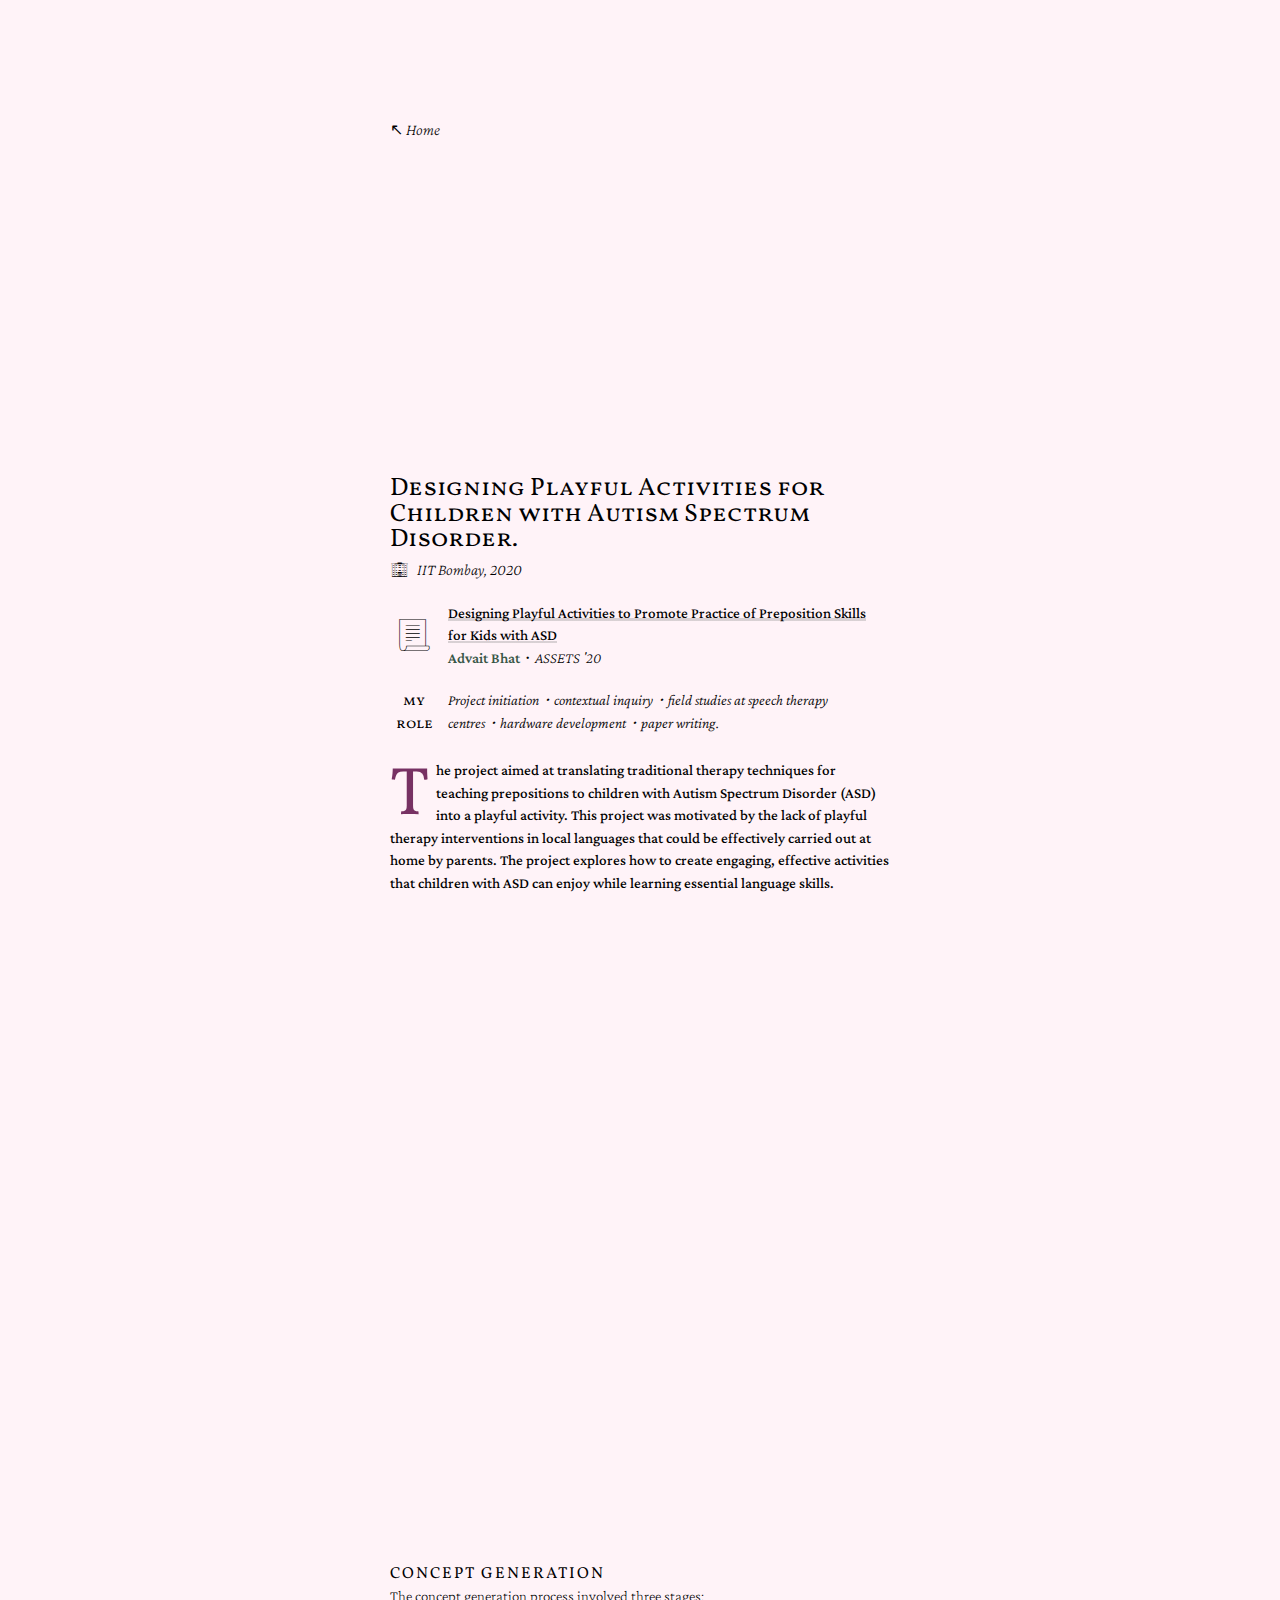
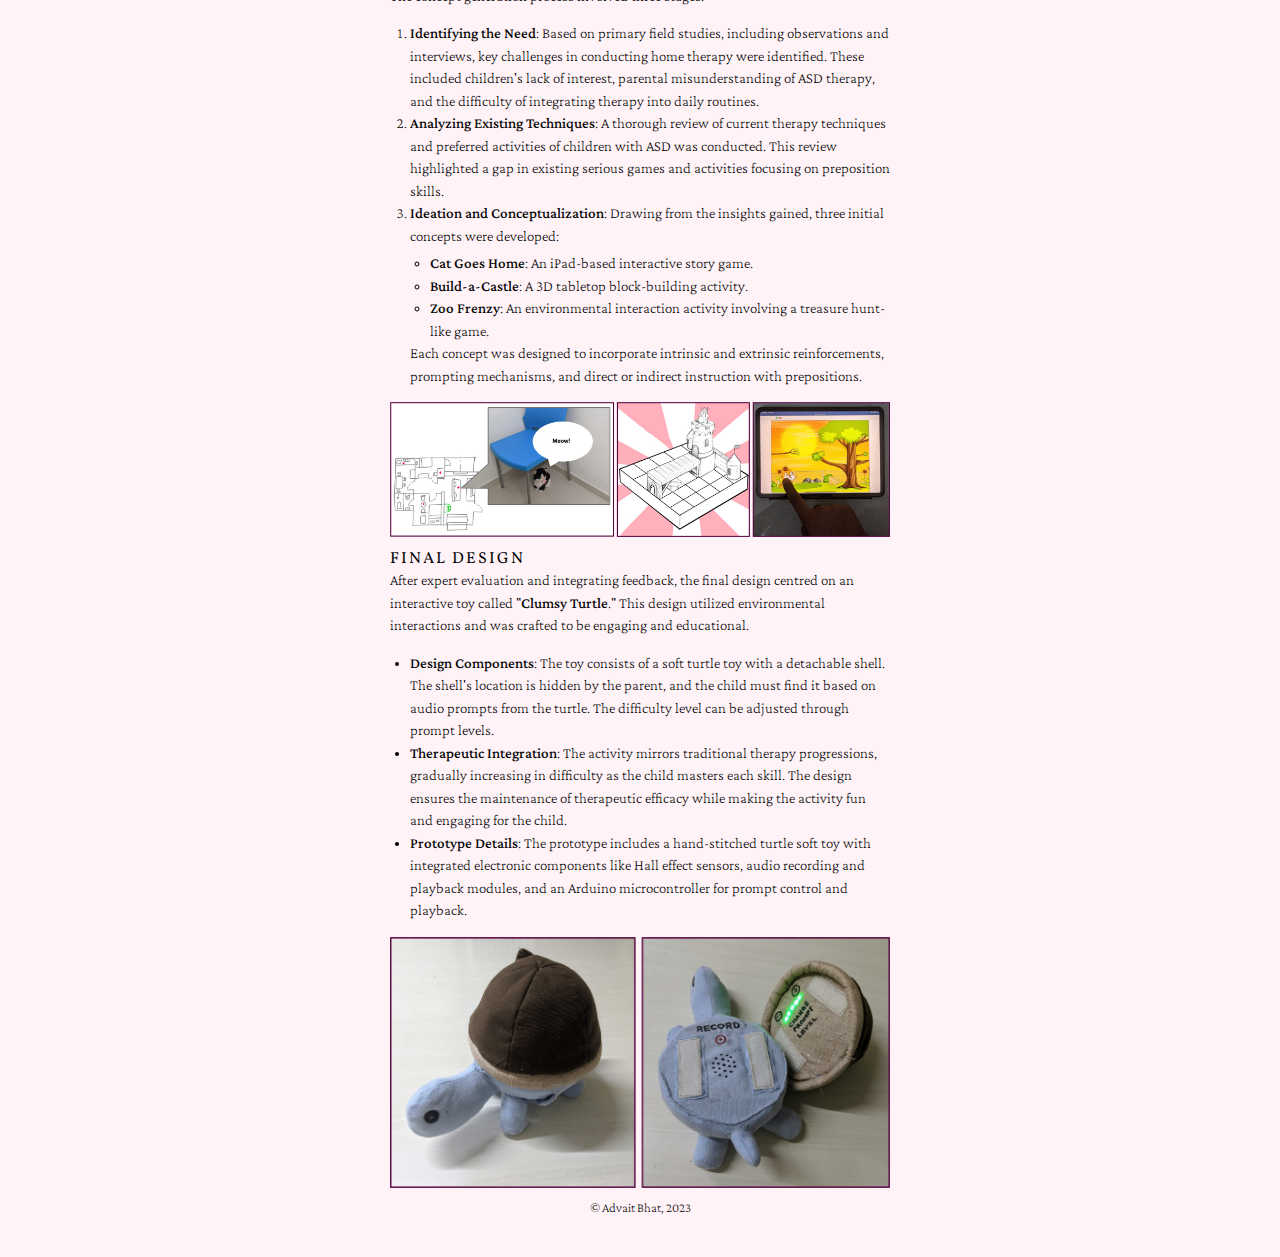
<file: asd.html>
<!DOCTYPE html>
<html lang="en">

<head>
    <meta charset="utf-8">
    <meta name="viewport" content="width=device-width, initial-scale=1">
    <title>Designing Playful Activities for Children with Autism Spectrum Disorder.</title>
    <link rel="stylesheet" type="text/css" href="style.css">
    <!-- Additional CSS links if needed -->
</head>

<body>

    <div class="row pad10">
        <div class="content text">
            <div class="title">
                <a href="index.html" class="monospace">↖ Home</a>
                <br>
                <iframe width="560" height="315" src="https://www.youtube.com/embed/Niqt1c22rss?si=A5m_QEwVslOHEan8"
                    title="YouTube video player" frameborder="0"
                    allow="accelerometer; autoplay; clipboard-write; encrypted-media; gyroscope; picture-in-picture; web-share"
                    allowfullscreen></iframe>
            </div>

            <span class="strange-light">Designing Playful Activities for Children with Autism Spectrum Disorder.</span>
            </br>
            <!-- Increase space here -->
            <span style="display: inline-block; margin-top: 5px;">
                <a style="font-family: Notoicon; padding-right: 5px;">🏢</a>
                <a href="https://www.idc.iitb.ac.in/" target="_blank" class="monospace">
                    IIT Bombay, 2020
                </a>
            </span>

        </div>
    </div>

    <div class=" content text" style="display: flex; align-items: center;">
        <div style="flex: 1; text-align: center;">
            <span style="font-family:Notoicon, Arial, Helvetica, sans-serif; font-size: 2rem;">📃</span>
        </div>
        <div style="flex: 9; padding: 10px;">
            <a class="pubLink" href="https://dl.acm.org/doi/abs/10.1145/3373625.3418004" target="_blank">Designing
                Playful Activities to Promote Practice of Preposition
                Skills for Kids with ASD</a>
            <br />
            <span class="thisauthor">Advait Bhat</span>・<em>ASSETS '20</em>
        </div>
    </div>
    <div class="content text" style="display: flex; align-items: center;">
        <div style="flex: 1; text-align: center;">
            <span class="gridTitle">my role</span>
        </div>
        <div style="flex: 9; padding: 10px; font-weight: 300">
            <em>Project initiation・contextual inquiry・field studies at speech therapy centres・hardware development・paper
                writing.</em>
        </div>
    </div>

    <!-- Overview Section -->
    <div class="row pad10">
        <div class="content text">
            <p class="has-dropcap"><strong>The project aimed at translating traditional therapy techniques for teaching
                    prepositions to children with Autism Spectrum Disorder (ASD) into a playful activity. This project
                    was motivated by the lack of playful therapy interventions in local languages that could be
                    effectively carried out at home by parents. The project explores how to create engaging, effective
                    activities that children with ASD can enjoy while learning essential language skills.</p>
            <iframe width="560" height="315" src="https://www.youtube.com/embed/-gaYnKcpl2k?si=Fl0euNTe2M9Qagya"
                title="YouTube video player" frameborder="0"
                allow="accelerometer; autoplay; clipboard-write; encrypted-media; gyroscope; picture-in-picture; web-share"
                allowfullscreen></iframe>
            <iframe width="560" height="315" src="https://www.youtube.com/embed/N-vUIuxyRpk?si=tT8ivjVdXHjoyTyR"
                title="YouTube video player" frameborder="0"
                allow="accelerometer; autoplay; clipboard-write; encrypted-media; gyroscope; picture-in-picture; web-share"
                allowfullscreen></iframe>
        </div>
    </div>

    <!-- Methodology Section -->
    <div class=" row pad10">
        <div class="content text">
            <span class="strange stretchable section">CONCEPT GENERATION</span>
            <p style=" margin-top:0px">The concept generation process involved three stages:
            <ol>
                <li><strong>Identifying the Need</strong>: Based on primary field studies, including observations and
                    interviews, key challenges in conducting home therapy were identified. These included children's
                    lack of interest, parental misunderstanding of ASD therapy, and the difficulty of integrating
                    therapy into daily routines.</li>
                <li><strong>Analyzing Existing Techniques</strong>: A thorough review of current therapy techniques and
                    preferred activities of children with ASD was conducted. This review highlighted a gap in existing
                    serious games and activities focusing on preposition skills.</li>
                <li><strong>Ideation and Conceptualization</strong>: Drawing from the insights gained, three initial
                    concepts were developed:
                    <ul>
                        <li><strong>Cat Goes Home</strong>: An iPad-based interactive story game.</li>
                        <li><strong>Build-a-Castle</strong>: A 3D tabletop block-building activity.</li>
                        <li><strong>Zoo Frenzy</strong>: An environmental interaction activity involving a treasure
                            hunt-like game.</li>
                    </ul>
                    Each concept was designed to incorporate intrinsic and extrinsic reinforcements, prompting
                    mechanisms, and direct or indirect instruction with prepositions.

                </li>
            </ol>

            </p>
            <img src="img/asdconcepts.png" class="projectImage" style="border: 0px">
        </div>
    </div>

    <!-- Results Section -->
    <div class=" row pad10">
        <div class="content text"">
            <span class=" strange stretchable section">FINAL DESIGN</span>
            <p style=" margin-top:0px">After expert evaluation and integrating feedback, the final design centred on an
                interactive toy called "<strong>Clumsy Turtle</strong>." This design utilized environmental interactions
                and was crafted to be engaging and educational.
            <ul>
                <li><strong>Design Components</strong>: The toy consists of a soft turtle toy with a detachable shell.
                    The shell's location is hidden by the parent, and the child must find it based on audio prompts from
                    the turtle. The difficulty level can be adjusted through prompt levels.</li>
                <li><strong>Therapeutic Integration</strong>: The activity mirrors traditional therapy progressions,
                    gradually increasing in difficulty as the child masters each skill. The design ensures the
                    maintenance of therapeutic efficacy while making the activity fun and engaging for the child.</li>
                <li><strong>Prototype Details</strong>: The prototype includes a hand-stitched turtle soft toy with
                    integrated electronic components like Hall effect sensors, audio recording and playback modules, and
                    an Arduino microcontroller for prompt control and playback.</li>
            </ul>

            </p>
            <img src="img/aasddesign.png" class="projectImage" style="border: 0px">
        </div>
    </div>
    <div class="row">
        <a class="content text" id="attr">
            © Advait Bhat, 2023
    </div>

</body>

</html>
</file>
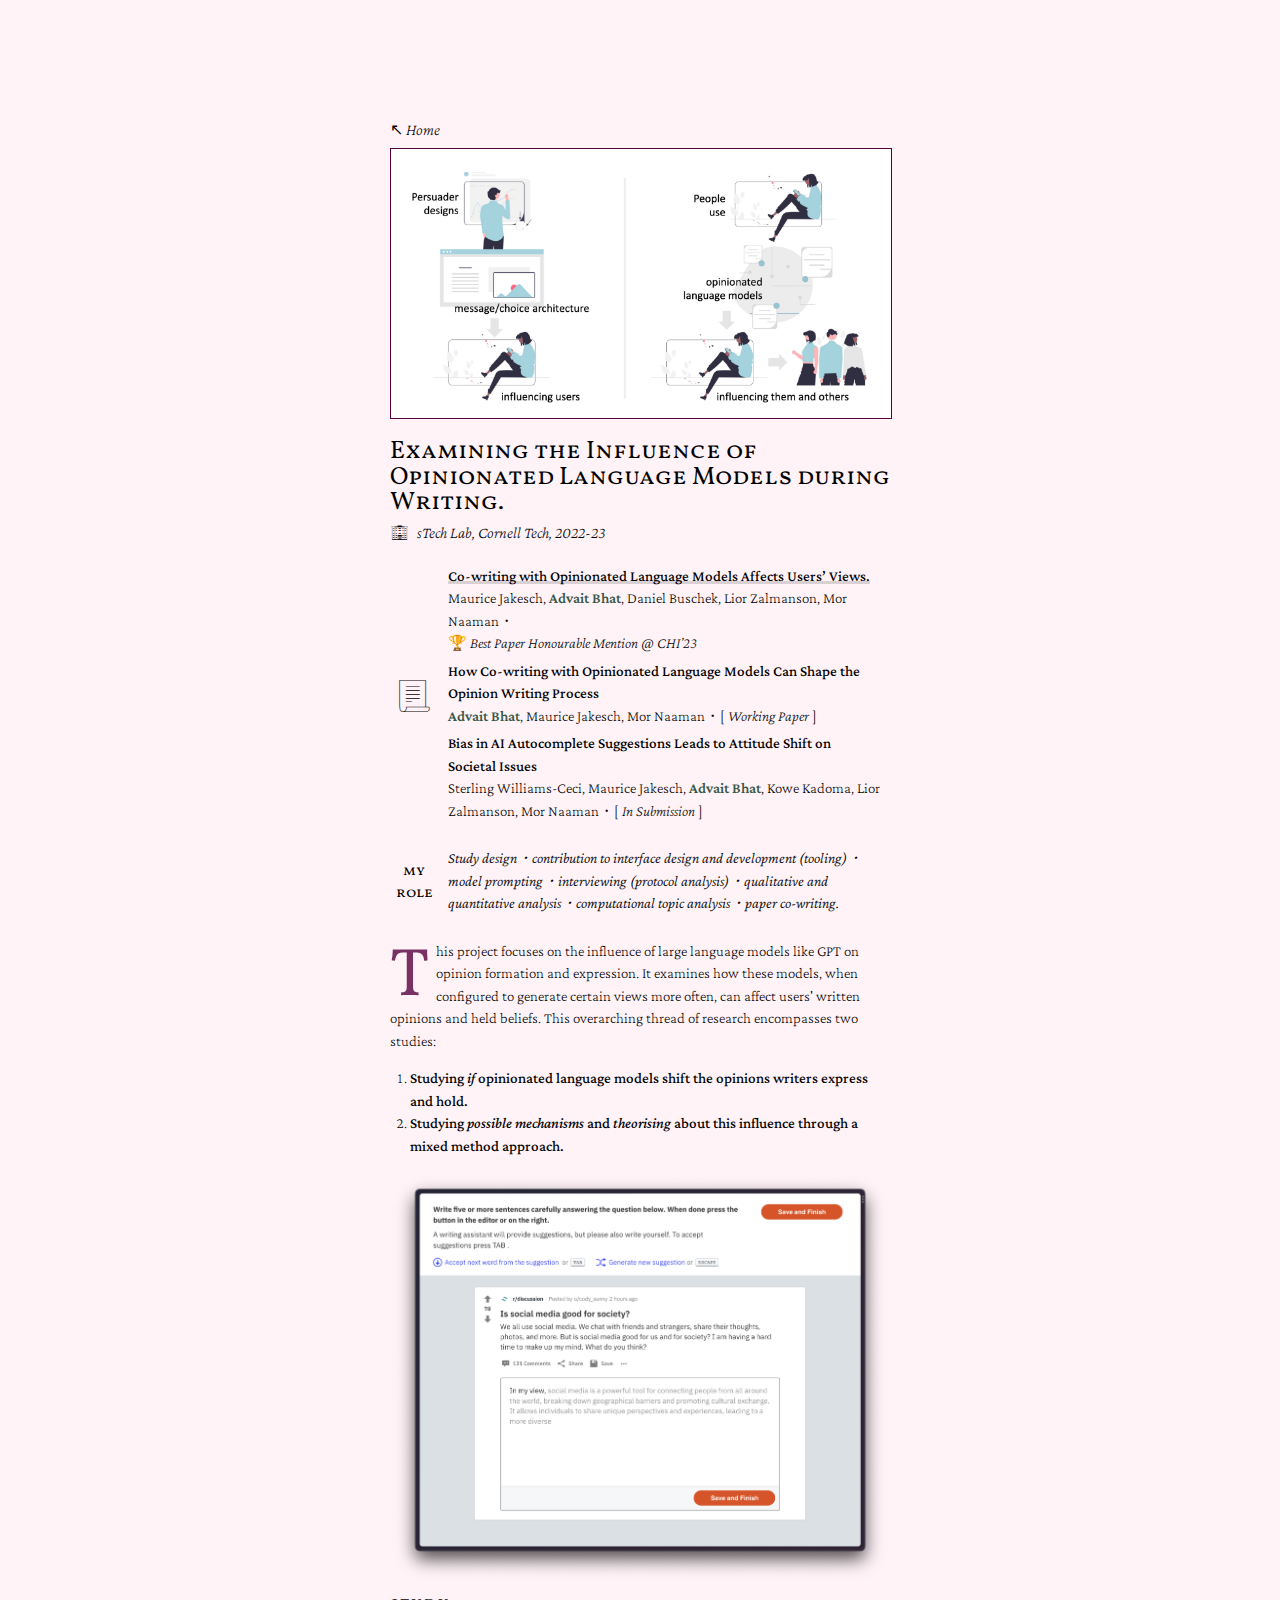
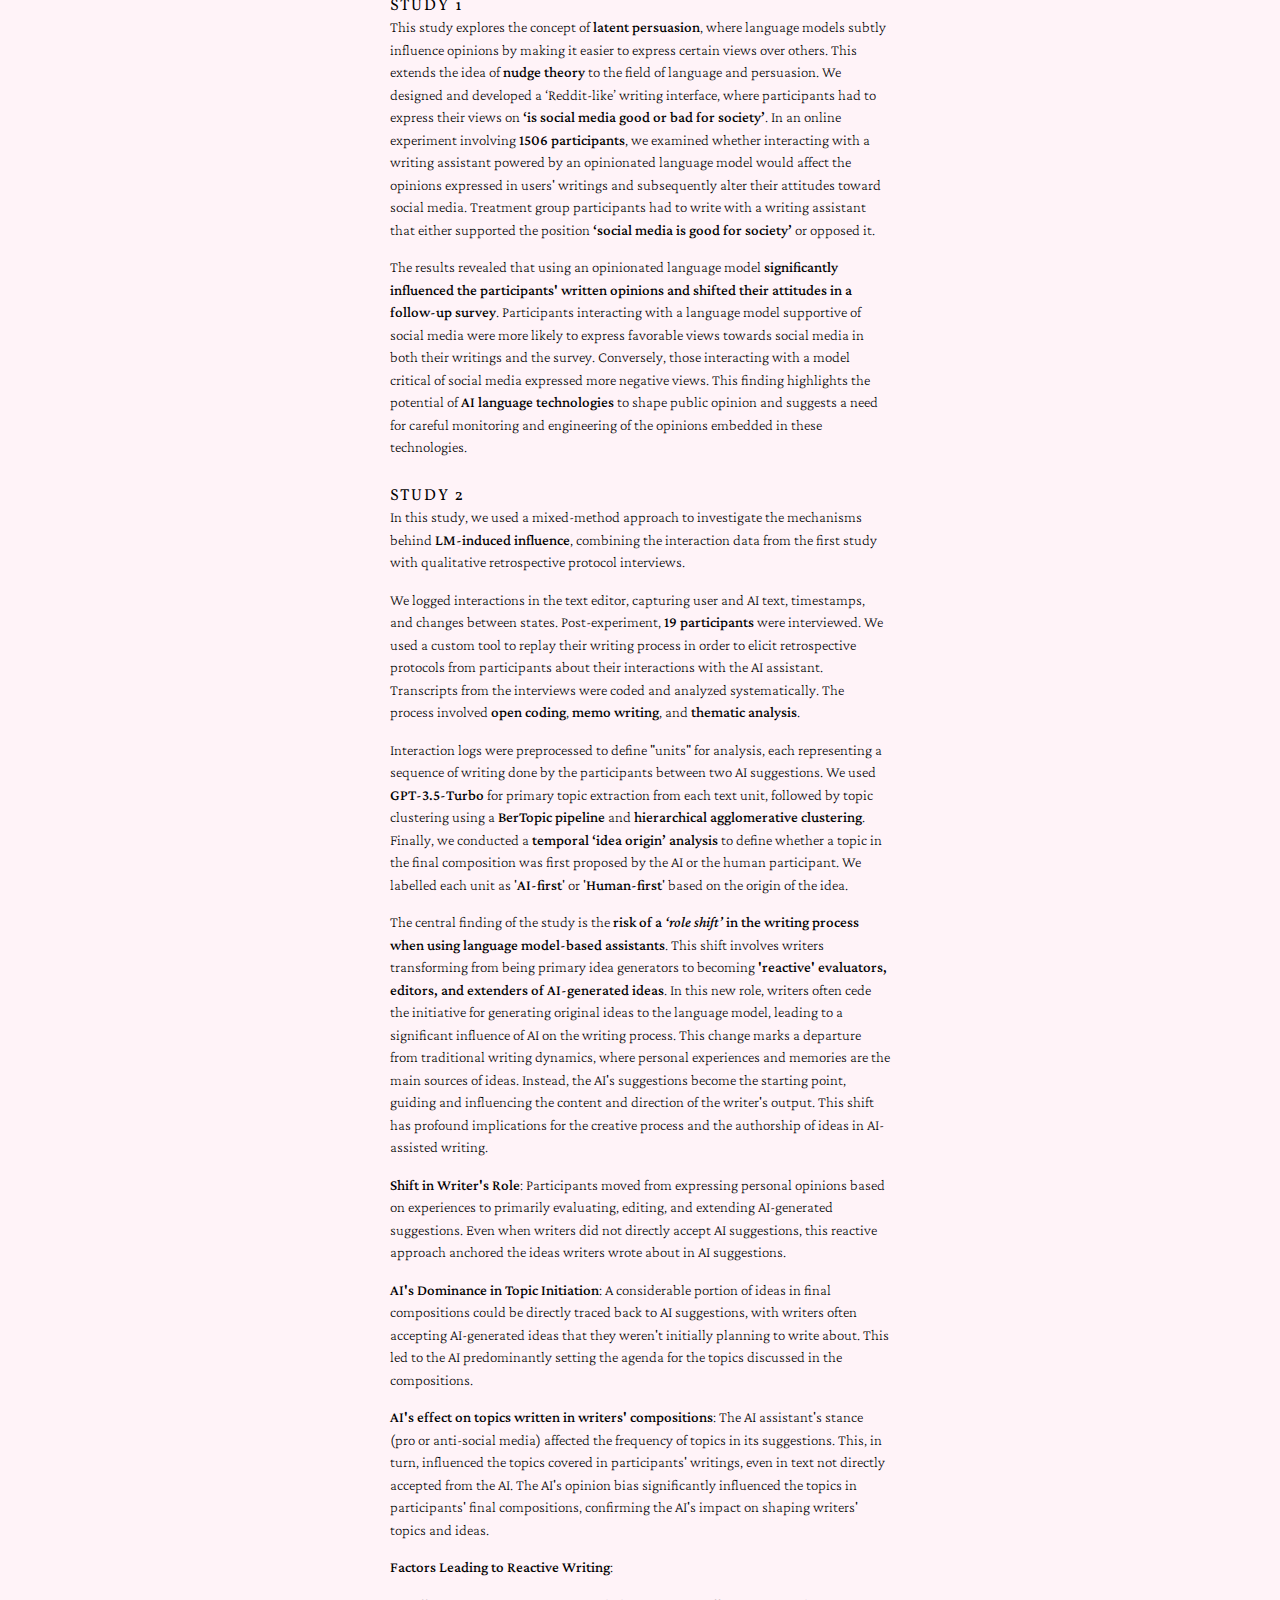
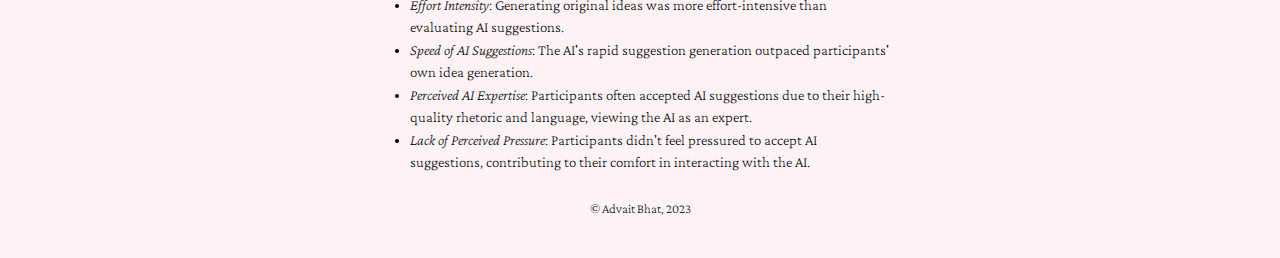
<file: cowritingAI.html>
<!DOCTYPE html>
<html lang="en">

<head>
    <meta charset="utf-8">
    <meta name="viewport" content="width=device-width, initial-scale=1">
    <title>Examining the Influence of Opinionated Language Models during Writing.</title>
    <link rel="stylesheet" type="text/css" href="style.css">
    <!-- Additional CSS links if needed -->
</head>

<body>

    <div class="row pad10">
        <div class="content text">
            <div class="title">
                <a href="index.html" class="monospace">↖ Home</a>
                <br>
                <img src="img/chischema.png" alt="Payment distribution at the end of the study"
                    class="projectImage projectHeaderImage">
            </div>

            <span class="strange-light">Examining the Influence of Opinionated Language Models during Writing.</span>
            </br>
            <!-- Increase space here -->
            <span style="display: inline-block; margin-top: 5px;">
                <a style="font-family: Notoicon; padding-right: 5px;">🏢</a>
                <a href="https://s.tech.cornell.edu/" target="_blank" class="monospace">
                    sTech Lab, Cornell Tech, 2022-23
                </a>
            </span>

        </div>
    </div>

    <div class=" content text" style="display: flex; align-items: center;">
        <div style="flex: 1; text-align: center;">
            <span style="font-family:Notoicon, Arial, Helvetica, sans-serif; font-size: 2rem;">📃</span>
        </div>
        <div style="flex: 9; padding: 10px;">
            <a class="pubLink" href="https://dl.acm.org/doi/abs/10.1145/3544548.3581196" target="_blank">Co-writing
                with Opinionated Language Models Affects Users’
                Views.</a>
            <br />
            <p style="margin-top:0px; margin-bottom:5px;">Maurice Jakesch, <span class="thisauthor">Advait Bhat</span>,
                Daniel
                Buschek, Lior Zalmanson, Mor Naaman・</br>🏆
                <em>Best Paper Honourable Mention @ CHI’23</em>
            </p>

            <strong>How Co-writing with Opinionated Language Models Can Shape the
                Opinion Writing Process</strong>
            <br />
            <p style="margin-top:0px; margin-bottom:5px;"><span class="thisauthor">Advait Bhat</span>, Maurice Jakesch,
                Mor
                Naaman・[ <em>Working Paper</em> ]
            </p>

            <strong>Bias in AI Autocomplete Suggestions Leads to Attitude Shift on
                Societal Issues</strong>
            <br />
            <p style="margin-top:0px; margin-bottom:5px;">Sterling Williams-Ceci, Maurice Jakesch,
                <span class="thisauthor">Advait Bhat</span>, Kowe Kadoma, Lior
                Zalmanson, Mor Naaman・[ <em>In Submission</em> ]
            </p>
        </div>
    </div>
    <div class="content text" style="display: flex; align-items: center;">
        <div style="flex: 1; text-align: center;">
            <span class="gridTitle">my role</span>
        </div>
        <div style="flex: 9; padding: 10px; font-weight: 300">
            <em>Study design・contribution to interface design and development (tooling)・model
                prompting・interviewing (protocol analysis)・qualitative and quantitative analysis・computational topic
                analysis・paper co-writing.</em>
        </div>
    </div>

    <!-- Overview Section -->
    <div class="row pad10">
        <div class="content text">
            <p class="has-dropcap">This project focuses on the influence of large language models like GPT on opinion
                formation and
                expression. It examines how these models, when configured to generate certain views more often, can
                affect users' written opinions and held beliefs. This overarching thread of research encompasses two
                studies:</p>

            <ol>
                <li><strong>Studying <em>if</em> opinionated language models shift the opinions writers express and
                        hold.</strong></li>
                <li><strong>Studying <em>possible mechanisms</em> and <em>theorising</em> about this influence through a
                        mixed
                        method approach.</strong></li>
            </ol>
            <img src="img/interfacechi.png" alt="Payment distribution at the end of the study" class="projectImage"
                style="border: 0px">
        </div>
    </div>


    <!-- study 1 Section -->
    <div class=" row pad10">
        <div class="content text">
            <span class="strange stretchable section">STUDY 1</span>
            <p style=" margin-top:0px">This study explores the concept of <strong>latent persuasion</strong>, where
                language models subtly influence opinions by making it easier to express certain views over others. This
                extends the idea of <strong>nudge theory</strong> to the field of language and persuasion. We designed
                and developed a
                ‘Reddit-like’ writing interface, where participants had to express their views on <strong>‘is social
                    media good
                    or bad for society’</strong>. In an online experiment involving <strong>1506 participants</strong>,
                we examined whether
                interacting with a writing assistant powered by an opinionated language model would affect the opinions
                expressed in users' writings and subsequently alter their attitudes toward social media. Treatment group
                participants had to write with a writing assistant that either supported the position <strong>‘social
                    media is
                    good for society’</strong> or opposed it.</p>

            <p>The results revealed that using an opinionated language model <strong>significantly influenced the
                    participants'
                    written opinions and shifted their attitudes in a follow-up survey</strong>. Participants
                interacting with a
                language model supportive of social media were more likely to express favorable views towards social
                media in both their writings and the survey. Conversely, those interacting with a model critical of
                social media expressed more negative views. This finding highlights the potential of <strong>AI language
                    technologies</strong> to shape public opinion and suggests a need for careful monitoring and
                engineering of the
                opinions embedded in these technologies.</p>

        </div>
    </div>
    <!-- Results Section -->
    <div class=" row pad10">
        <div class="content text"">
            <span class=" strange stretchable section">STUDY 2</span>
            <p style=" margin-top:0px">In this study, we used a mixed-method approach to investigate the mechanisms
                behind <strong>LM-induced influence</strong>, combining the interaction data from the first study with
                qualitative
                retrospective protocol interviews.</p>

            <p>We logged interactions in the text editor, capturing user and AI text, timestamps, and changes between
                states. Post-experiment, <strong>19 participants</strong> were interviewed. We used a custom tool to
                replay their writing
                process in order to elicit retrospective protocols from participants about their interactions with the
                AI assistant. Transcripts from the interviews were coded and analyzed systematically. The process
                involved <strong>open coding</strong>, <strong>memo writing</strong>, and <strong>thematic
                    analysis</strong>.</p>

            <p>Interaction logs were preprocessed to define "units" for analysis, each representing a sequence of
                writing done by the participants between two AI suggestions. We used <strong>GPT-3.5-Turbo</strong> for
                primary topic
                extraction from each text unit, followed by topic clustering using a <strong>BerTopic pipeline</strong>
                and <strong>hierarchical
                    agglomerative clustering</strong>. Finally, we conducted a <strong>temporal ‘idea origin’
                    analysis</strong> to define whether a
                topic in the final composition was first proposed by the AI or the human participant. We labelled each
                unit as '<strong>AI-first</strong>' or '<strong>Human-first</strong>' based on the origin of the idea.
            </p>

            <p>The central finding of the study is the <strong>risk of a <em>‘role shift’</em> in the writing
                    process when using language
                    model-based assistants</strong>. This shift involves writers transforming from being primary idea
                generators to
                becoming <strong>'reactive' evaluators, editors, and extenders of AI-generated ideas</strong>. In this
                new role, writers
                often cede the initiative for generating original ideas to the language model, leading to a significant
                influence of AI on the writing process. This change marks a departure from traditional writing dynamics,
                where personal experiences and memories are the main sources of ideas. Instead, the AI's suggestions
                become the starting point, guiding and influencing the content and direction of the writer's output.
                This shift has profound implications for the creative process and the authorship of ideas in AI-assisted
                writing.</p>

            <p><strong>Shift in Writer's Role</strong>: Participants moved from expressing personal opinions based on
                experiences to primarily evaluating, editing, and extending AI-generated suggestions. Even when writers
                did not directly accept AI suggestions, this reactive approach anchored the ideas writers wrote about in
                AI suggestions.</p>

            <p><strong>AI's Dominance in Topic Initiation</strong>: A considerable portion of ideas in final
                compositions could be directly traced back to AI suggestions, with writers often accepting AI-generated
                ideas that they weren't initially planning to write about. This led to the AI predominantly setting the
                agenda for the topics discussed in the compositions.</p>

            <p><strong>AI's effect on topics written in writers' compositions</strong>: The AI assistant's stance (pro
                or anti-social media) affected the frequency of topics in its suggestions. This, in turn, influenced the
                topics covered in participants' writings, even in text not directly accepted from the AI. The AI's
                opinion bias significantly influenced the topics in participants' final compositions, confirming the
                AI's impact on shaping writers' topics and ideas.</p>

            <p><strong>Factors Leading to Reactive Writing</strong>:</p>

            <ul>
                <li><em>Effort Intensity</em>: Generating original ideas was more effort-intensive than evaluating AI
                    suggestions.</li>
                <li><em>Speed of AI Suggestions</em>: The AI's rapid suggestion generation outpaced participants' own
                    idea generation.</li>
                <li><em>Perceived AI Expertise</em>: Participants often accepted AI suggestions due to their
                    high-quality rhetoric and language, viewing the AI as an expert.</li>
                <li><em>Lack of Perceived Pressure</em>: Participants didn't feel pressured to accept AI suggestions,
                    contributing to their comfort in interacting with the AI.</li>
            </ul>

        </div>
    </div>
    <div class="row">
        <a class="content text" id="attr">
            © Advait Bhat, 2023
    </div>

</body>

</html>
</file>
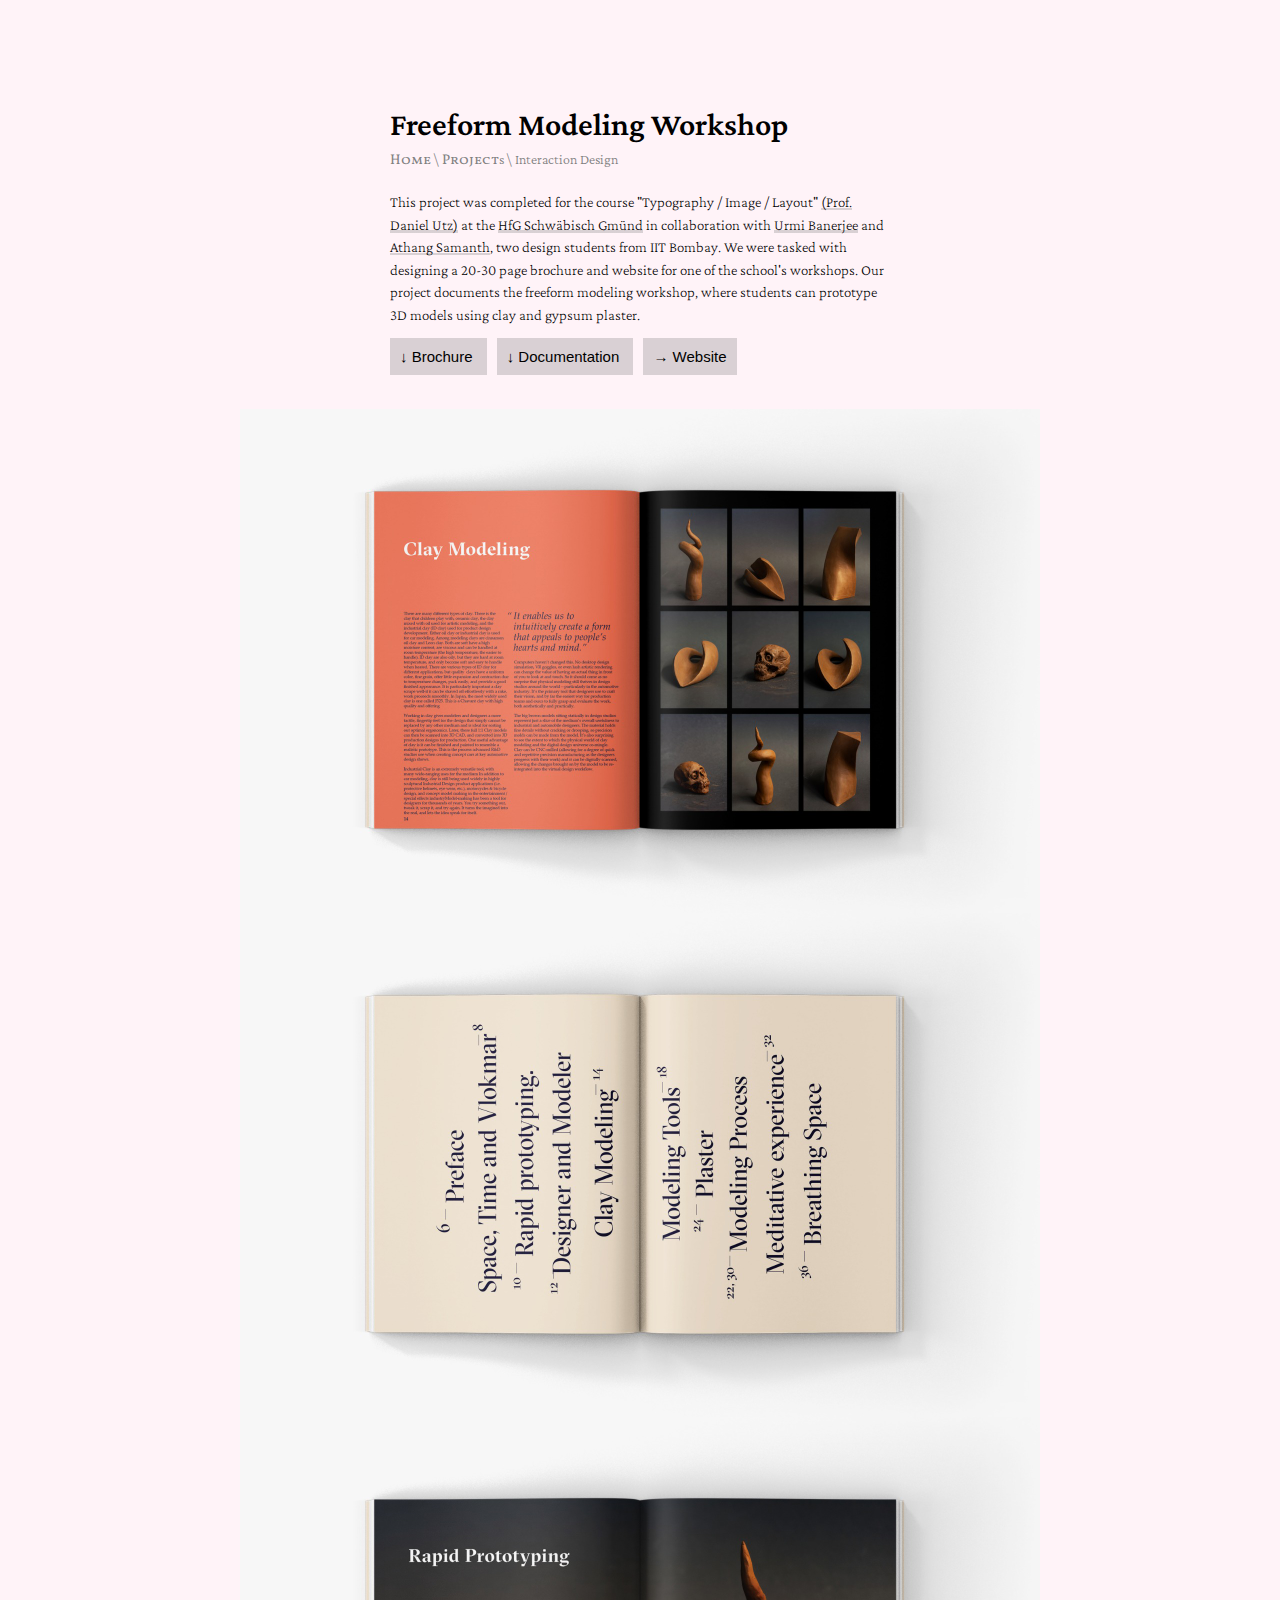
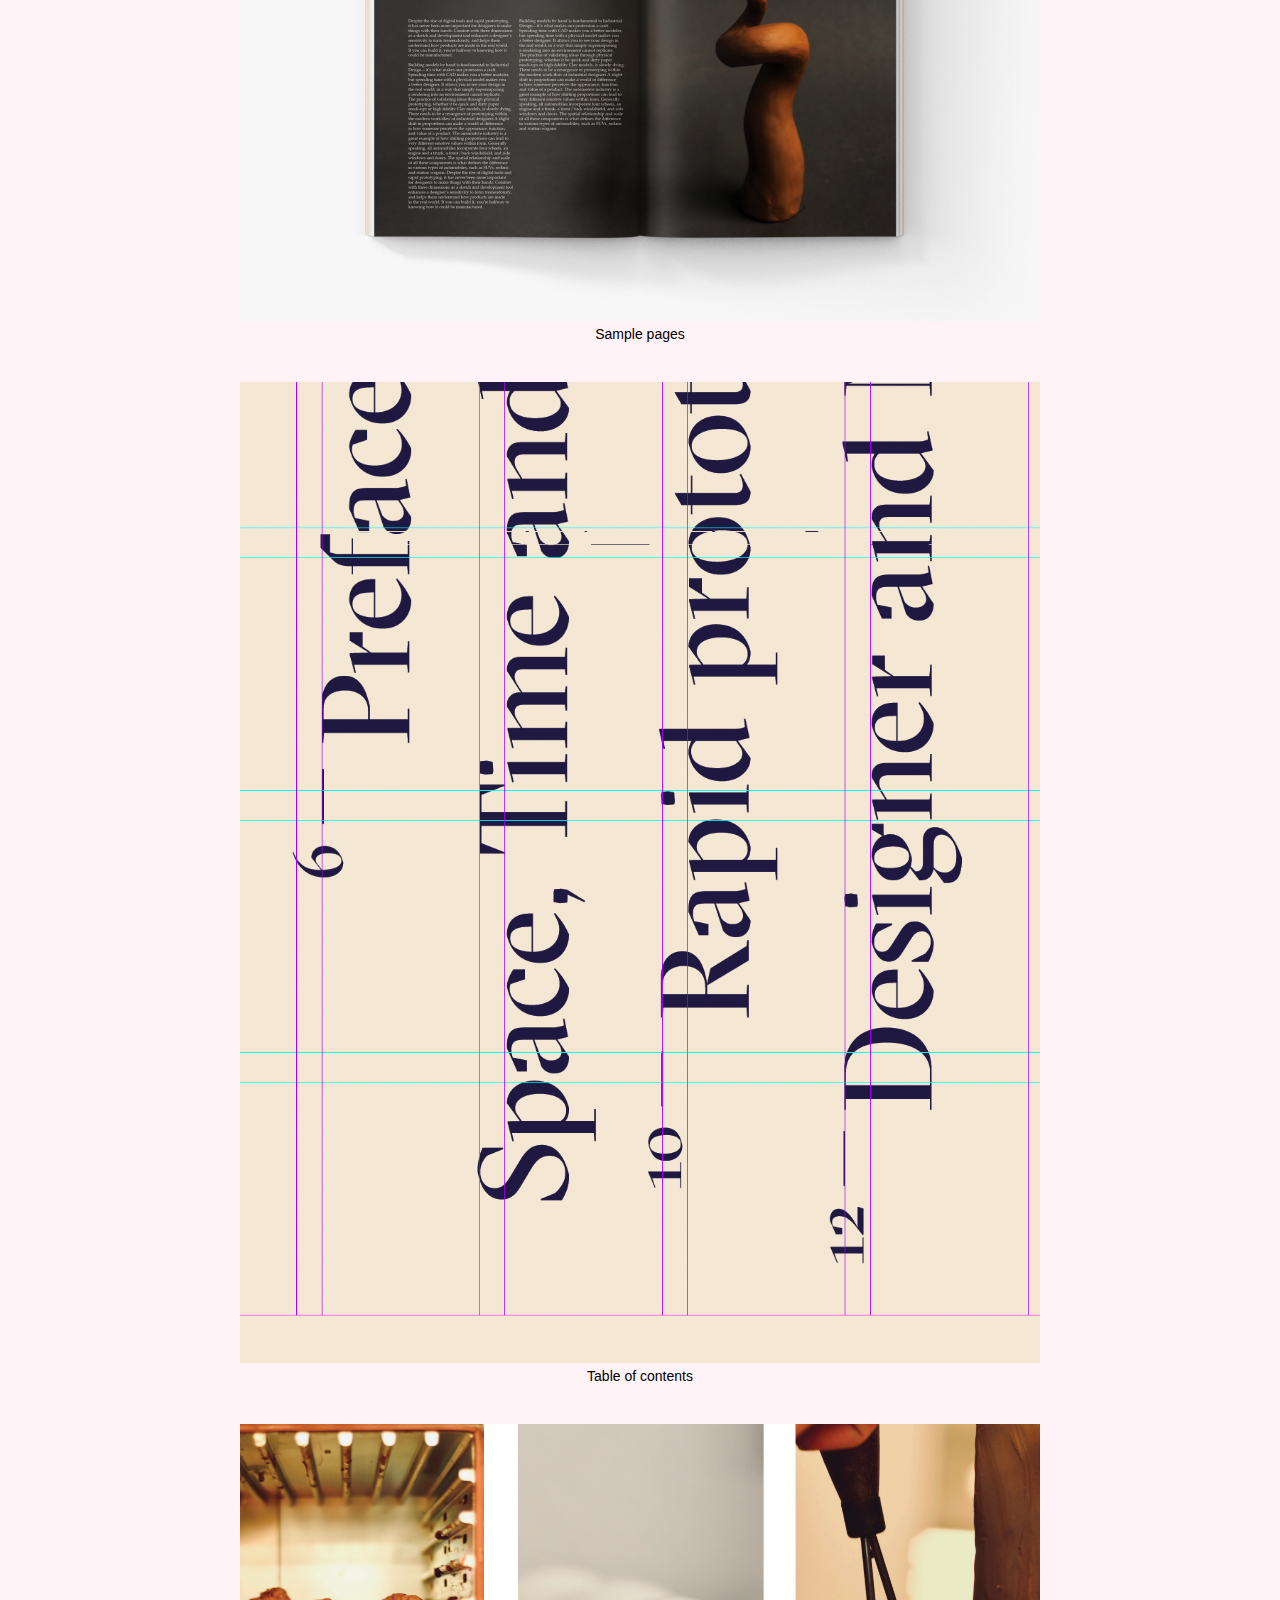
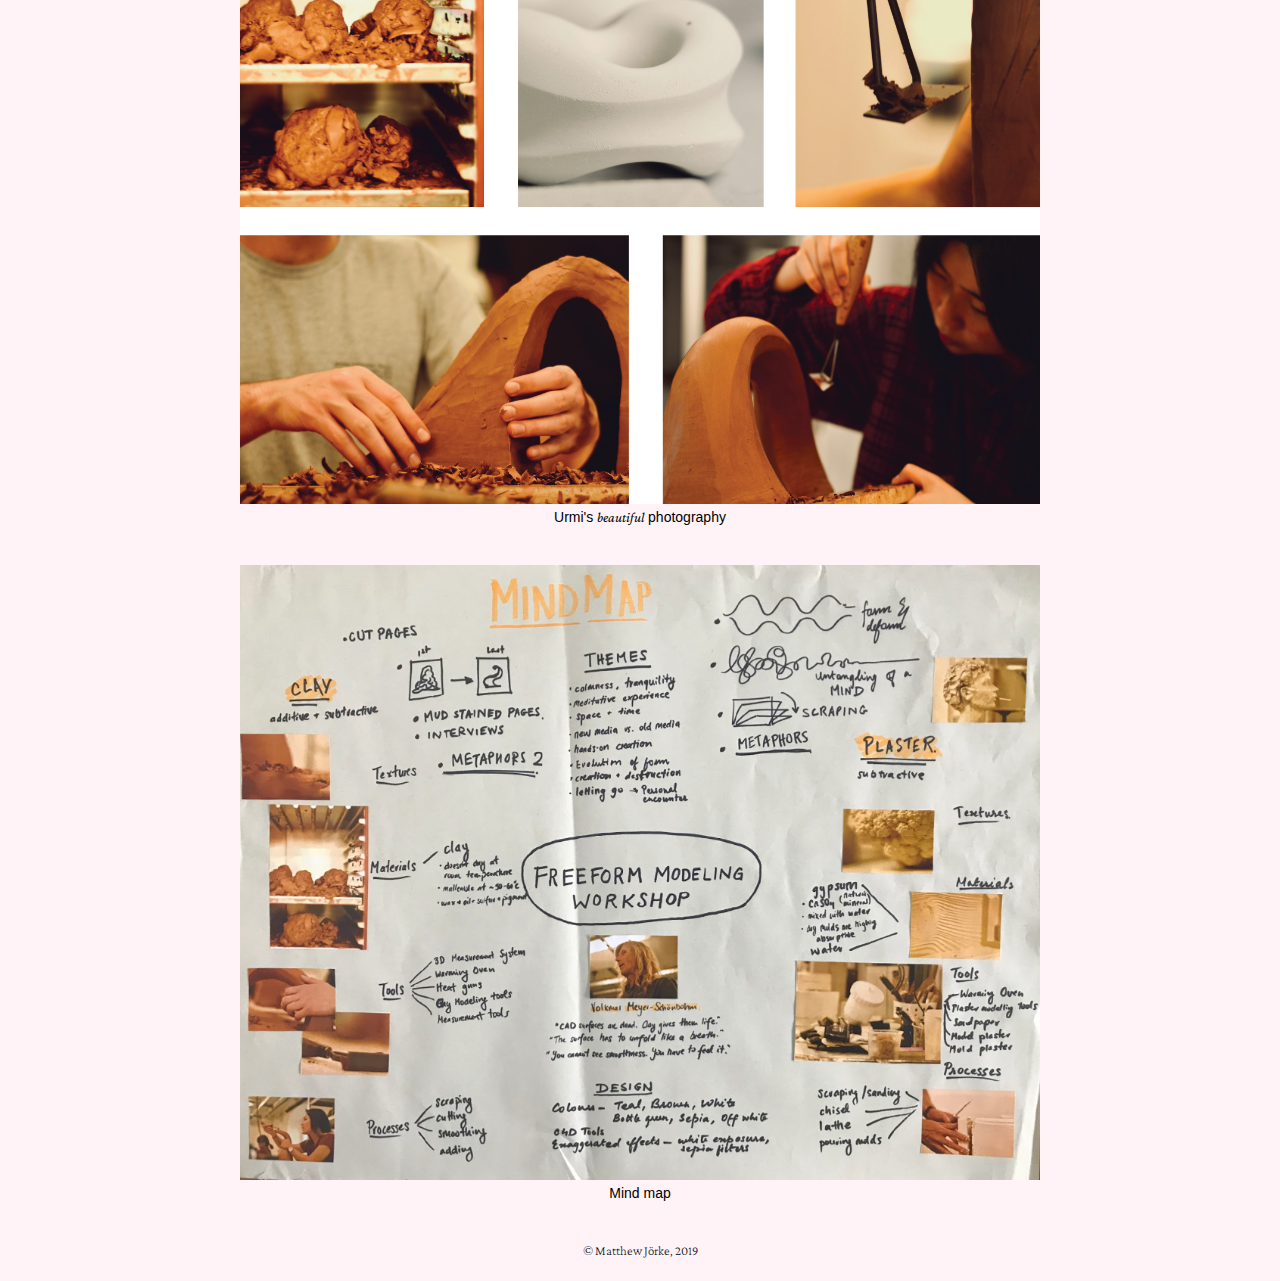
<file: freeform-modeling.html>
<!DOCTYPE html>
<html lang="en">
<head>
	<meta charset='utf8'>
	<meta name="viewport" content="width=560, target-densitydpi=high-dpi" />
	<link rel="stylesheet" type="text/css" href="style.css">
	<meta name="viewport" content="width=device-width, initial-scale=1">
	<title>Matthew Jörke – Freeform Modeling Workshop</title>
	<link href="https://fonts.googleapis.com/css?family=IBM+Plex+Mono:300,300i&display=swap" rel="stylesheet">
	</script>
	<script type="text/javascript" 
			src="js/macy.min.js">
	</script>
	<script type="text/javascript" src='js/content.js' defer></script>
</head>
<body>

	<div class='row'>
		<div class='content text'>
			<div class='title'>
				<span class='sans'>
					Freeform Modeling Workshop
				</span>
			</div>
		</div>
	</div>

	<div class='row pad20'>
		<div class='content text navbar'>
			<a href='index.html'>
				<span class='strange-light stretchable nav'>H<span class='var'>o</span>me</span>
			</a>
			\
			<a href='index.html#grid'>
				<span class='strange-light stretchable nav'>Pr<span class='var'>o</span>ject<span class='sans-light'>s</span></span>
			</a>
			\
			<span class='sans-light stretchable nav'>Interaction Design</span>
		</div>
	</div>
	
	
	<div class="row pad20">
		<div class='content text'>
			This project was completed for the course "Typography / Image / Layout"
			<a class='bodyLink' href="http://danielutz.de/">(Prof. Daniel Utz)</a> at the 
			<a class='bodyLink' href="https://www.hfg-gmuend.de">HfG Schwäbisch Gmünd</a> in collaboration with 
			<a class='bodyLink' href="https://www.behance.net/UrmiBanerjee">Urmi Banerjee</a> and 
			<a class='bodyLink' href="https://www.behance.net/athangsamant">Athang Samanth</a>, two design students from IIT Bombay. We were tasked with designing a 20-30 page brochure and website for one of the school's workshops. Our project documents the freeform modeling workshop, where students can prototype 3D models using clay and gypsum plaster. 
		</div>
	</div>
	<div class='row pad60'>
		<div class='content text'>
			<a href='files/Freeform_Modelling_Workshop_Brochure_Final.pdf'>
				<span class='downloadBox'>
					↓ Brochure
				</span>
			</a>
			<a href='files/documentation.pdf'>
				<span class='downloadBox'>
					↓ Documentation
				</span>
			</a>
			<a href='https://mjoerke.github.io/Freeform-Modeling/'>
				<span class='downloadBox'>
					→  Website
				</span>
			</a>
		</div>
	</div>
	<div class='row pad40'>
		<div class='content img'>
			<img src='img/freeform/sample_pg0.jpg'>
			<img src='img/freeform/sample_pg1.jpg'>
			<img src='img/freeform/sample_pg2.jpg'>
			<div class='caption'>
				Sample pages
			</div>
		</div>
	</div>

	<div class='row pad40'>
		<div class='content img'>
			<img src='img/freeform/raster.png'>
			<div class='caption'>
				Table of contents
			</div>
		</div>
	</div>

	<div class='row pad40'>
		<div class='content img'>
			<img src='img/freeform/photography.png'>
			<div class='caption'>
				Urmi's <em>beautiful</em> photography
			</div>
		</div>
	</div>

	<div class='row pad40'>
		<div class='content img'>
			<img src='img/freeform/mindmap.png'>
			<div class='caption'>
				Mind map
			</div>
		</div>
	</div>

	<div class='row'>
		<div class='content text' id='attr'>
			© Matthew Jörke, 2019
		</div>
	</div>
</body>
</html>
</file>
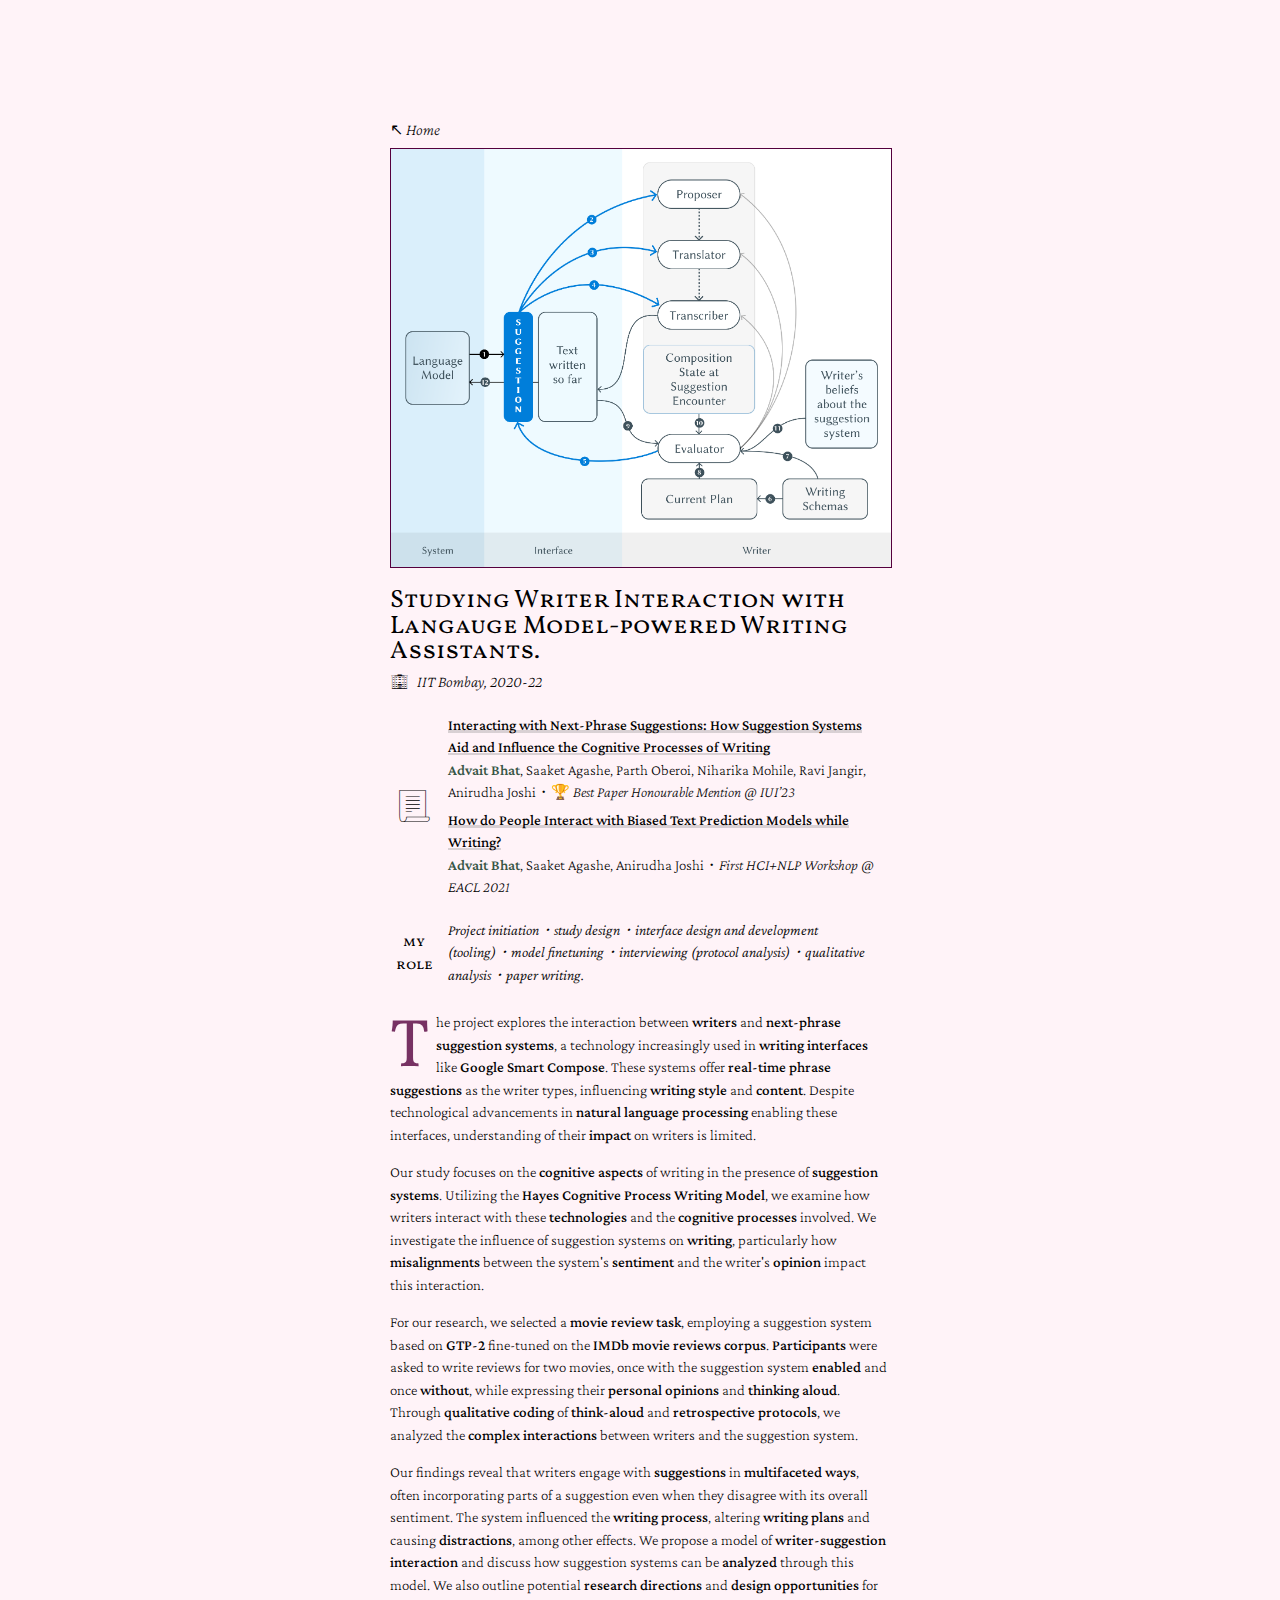
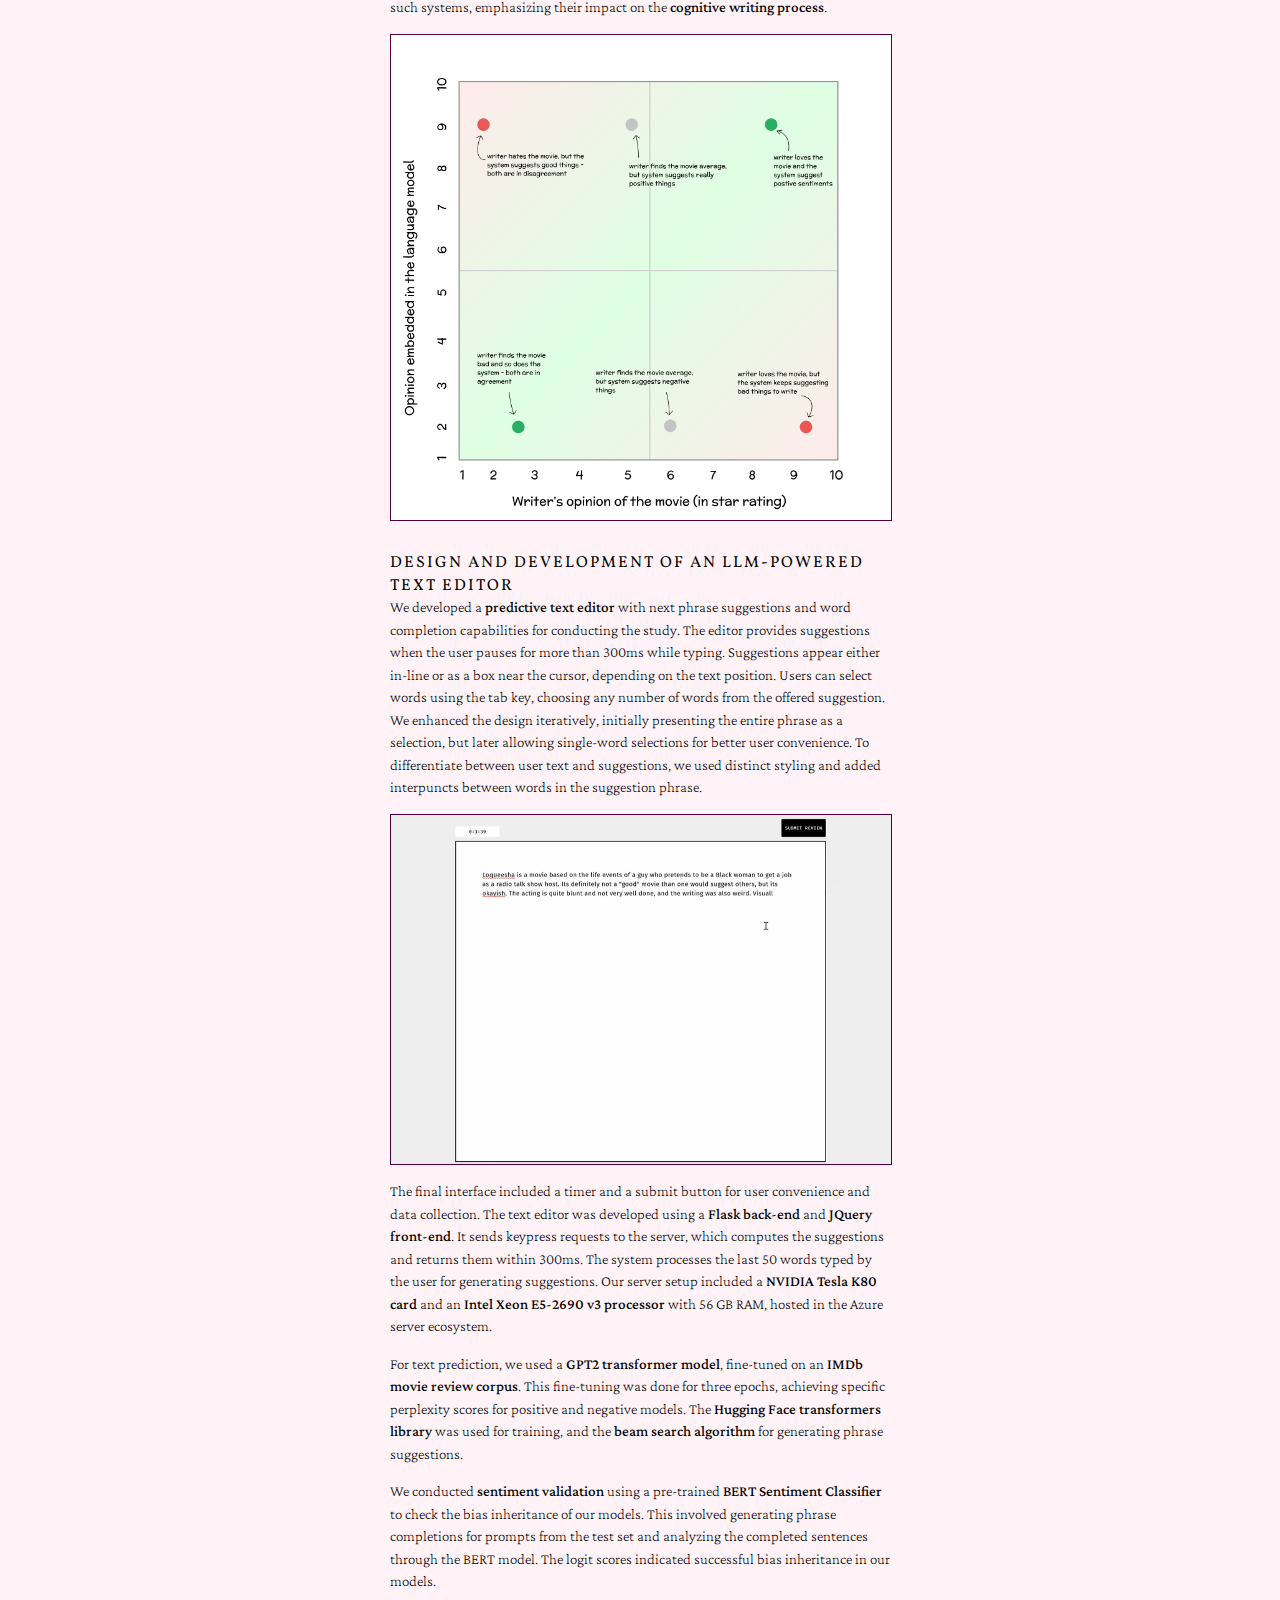
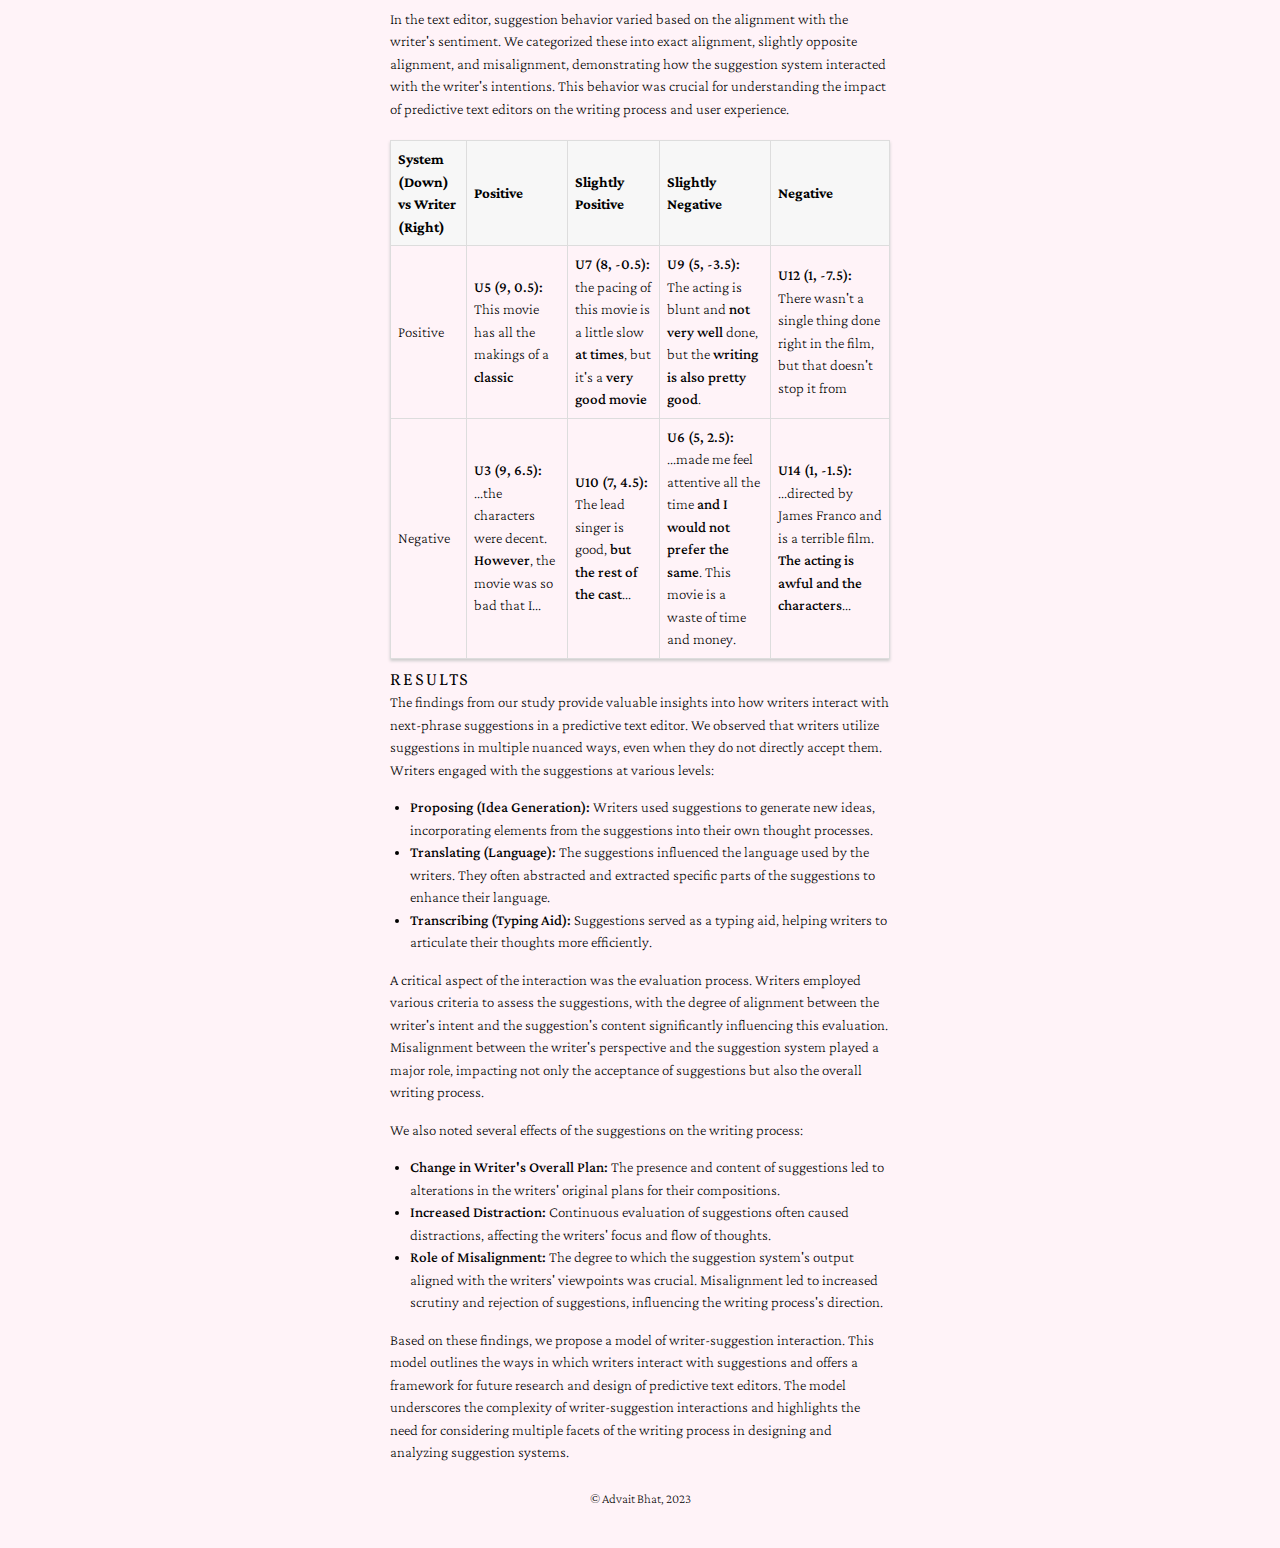
<file: interactingAI.html>
<!DOCTYPE html>
<html lang="en">

<head>
    <meta charset="utf-8">
    <meta name="viewport" content="width=device-width, initial-scale=1">
    <title>Studying Writer Interaction with Langauge Model-powered Writing Assistants.</title>
    <link rel="stylesheet" type="text/css" href="style.css">
    <!-- Additional CSS links if needed -->
</head>

<body>

    <div class="row pad10">
        <div class="content text">
            <div class="title">
                <a href="index.html" class="monospace">↖ Home</a>
                <br>
                <img src="img/iuimodel.png" alt="Payment distribution at the end of the study"
                    class="projectImage projectHeaderImage">
            </div>

            <span class="strange-light">Studying Writer Interaction with Langauge Model-powered Writing
                Assistants.</span>
            </br>
            <!-- Increase space here -->
            <span style="display: inline-block; margin-top: 5px;">
                <a style="font-family: Notoicon; padding-right: 5px;">🏢</a>
                <a href="https://www.idc.iitb.ac.in/" target="_blank" class="monospace">
                    IIT Bombay, 2020-22
                </a>
            </span>

        </div>
    </div>

    <div class=" content text" style="display: flex; align-items: center;">
        <div style="flex: 1; text-align: center;">
            <span style="font-family:Notoicon, Arial, Helvetica, sans-serif; font-size: 2rem;">📃</span>
        </div>
        <div style="flex: 9; padding: 10px;">
            <a class="pubLink" href="https://dl.acm.org/doi/abs/10.1145/3581641.3584060" target="_blank">Interacting
                with
                Next-Phrase Suggestions: How Suggestion Systems
                Aid and Influence the Cognitive Processes of Writing</a>
            <br />
            <p style="margin-top:0px; margin-bottom:5px;"><span class="thisauthor">Advait Bhat</span>, Saaket Agashe,
                Parth
                Oberoi, Niharika Mohile, Ravi Jangir, Anirudha Joshi・🏆
                <em>Best Paper Honourable Mention @ IUI’23</em>
            </p>

            <a class="pubLink" href="https://aclanthology.org/2021.hcinlp-1.18/" target="_blank">How do People
                Interact with Biased Text Prediction Models while
                Writing?</a>
            <br />
            <span class="thisauthor">Advait Bhat</span>, Saaket Agashe, Anirudha
            Joshi・<em>First HCI+NLP Workshop @ EACL 2021</em>
        </div>
    </div>
    <div class="content text" style="display: flex; align-items: center;">
        <div style="flex: 1; text-align: center;">
            <span class="gridTitle">my role</span>
        </div>
        <div style="flex: 9; padding: 10px; font-weight: 300">
            <em>Project initiation・study design・interface design and development (tooling)・model
                finetuning・interviewing (protocol analysis)・qualitative analysis・paper writing.</em>
        </div>
    </div>

    <!-- Overview Section -->
    <!-- Overview Section -->
    <div class="row pad10">
        <div class="content text">
            <p class="has-dropcap">The project explores the interaction between
                <strong>writers</strong> and <strong>next-phrase suggestion systems</strong>, a technology increasingly
                used in <strong>writing interfaces</strong> like <strong>Google Smart Compose</strong>. These systems
                offer <strong>real-time phrase suggestions</strong> as the
                writer types, influencing <strong>writing style</strong> and <strong>content</strong>. Despite
                technological advancements in <strong>natural language processing</strong> enabling these interfaces,
                understanding of their <strong>impact</strong> on writers is limited.
            </p>
            <p>Our study focuses on the <strong>cognitive aspects</strong> of writing in the presence of
                <strong>suggestion systems</strong>. Utilizing the <strong>Hayes Cognitive Process Writing
                    Model</strong>, we examine how writers interact with these <strong>technologies</strong> and the
                <strong>cognitive processes</strong> involved. We investigate the influence of suggestion systems on
                <strong>writing</strong>, particularly how <strong>misalignments</strong> between the system's
                <strong>sentiment</strong> and the writer's <strong>opinion</strong> impact this interaction.
            </p>
            <p>For our research, we selected a <strong>movie review task</strong>, employing a suggestion system based
                on <strong>GTP-2</strong> fine-tuned on the <strong>IMDb movie reviews corpus</strong>.
                <strong>Participants</strong> were asked to write reviews for two movies, once with the suggestion
                system <strong>enabled</strong> and once <strong>without</strong>, while expressing their
                <strong>personal opinions</strong> and <strong>thinking aloud</strong>. Through <strong>qualitative
                    coding</strong> of <strong>think-aloud</strong> and <strong>retrospective protocols</strong>, we
                analyzed the <strong>complex interactions</strong> between writers and the suggestion system.
            </p>
            <p>Our findings reveal that writers engage with <strong>suggestions</strong> in <strong>multifaceted
                    ways</strong>, often incorporating parts of a suggestion even when they disagree with its overall
                sentiment. The system influenced the <strong>writing process</strong>, altering <strong>writing
                    plans</strong> and causing <strong>distractions</strong>, among other effects. We propose a model of
                <strong>writer-suggestion interaction</strong> and discuss
                how suggestion systems can be <strong>analyzed</strong> through this model. We also outline potential
                <strong>research directions</strong> and <strong>design opportunities</strong> for such systems,
                emphasizing their impact on the <strong>cognitive writing process</strong>.
            </p>
            <img src="img/spectrum.png" alt="Payment distribution at the end of the study"
                class="projectImage projectHeaderImage">
        </div>
    </div>


    <!-- Methodology Section -->
    <div class=" row pad10">
        <div class="content text">
            <span class="strange stretchable section">DESIGN AND DEVELOPMENT OF AN LLM-POWERED TEXT EDITOR</span>
            <p style=" margin-top:0px">We developed a <strong>predictive text editor</strong> with next phrase
                suggestions and word completion capabilities for conducting the study. The editor provides suggestions
                when the user pauses for more than 300ms while typing. Suggestions appear either in-line or as a box
                near the cursor, depending on the text position. Users can select words using the tab key, choosing any
                number of words from the offered suggestion. We enhanced the design iteratively, initially presenting
                the entire phrase as a selection, but later allowing single-word selections for better user convenience.
                To differentiate between user text and suggestions, we used distinct styling and added interpuncts
                between words in the suggestion phrase.</p>
            <img src="img/full_editor.gif" alt="Payment distribution at the end of the study" class="projectImage">
            <p>The final interface included a timer and a submit button for user convenience and data collection. The
                text editor was developed using a <strong>Flask back-end</strong> and <strong>JQuery front-end</strong>.
                It sends keypress requests to the server, which computes the suggestions and returns them within 300ms.
                The system processes the last 50 words typed by the user for generating suggestions. Our server setup
                included a <strong>NVIDIA Tesla K80 card</strong> and an <strong>Intel Xeon E5-2690 v3
                    processor</strong> with 56 GB RAM, hosted in the Azure server ecosystem.</p>
            <p>For text prediction, we used a <strong>GPT2 transformer model</strong>, fine-tuned on an <strong>IMDb
                    movie review corpus</strong>. This fine-tuning was done for three epochs, achieving specific
                perplexity scores for positive and negative models. The <strong>Hugging Face transformers
                    library</strong> was used for training, and the <strong>beam search algorithm</strong> for
                generating phrase suggestions.</p>
            <p>We conducted <strong>sentiment validation</strong> using a pre-trained <strong>BERT Sentiment
                    Classifier</strong> to check the bias inheritance of our models. This involved generating phrase
                completions for prompts from the test set and analyzing the completed sentences through the BERT model.
                The logit scores indicated successful bias inheritance in our models.</p>
            <p>In the text editor, suggestion behavior varied based on the alignment with the writer's sentiment. We
                categorized these into exact alignment, slightly opposite alignment, and misalignment, demonstrating how
                the suggestion system interacted with the writer's intentions. This behavior was crucial for
                understanding the impact of predictive text editors on the writing process and user experience.</p>
            <!-- Alignment Table Section with Enhanced Styling -->
            <table style="width: 100%; border-collapse: collapse; margin-top: 20px; box-shadow: 0 2px 3px #ccc;">
                <thead>
                    <tr style="background-color: #f7f7f7; text-align: left;">
                        <th style="padding: 7px 7px; border: 1px solid #ddd;">System (Down) vs Writer (Right)</th>
                        <th style="padding: 7px 7px; border: 1px solid #ddd;">Positive</th>
                        <th style="padding: 7px 7px; border: 1px solid #ddd;">Slightly Positive</th>
                        <th style="padding: 7px 7px; border: 1px solid #ddd;">Slightly Negative</th>
                        <th style="padding: 7px 7px; border: 1px solid #ddd;">Negative</th>
                    </tr>
                </thead>
                <tbody>
                    <tr>
                        <td style="padding: 7px 7px; border: 1px solid #ddd;">Positive</td>
                        <td style="padding: 7px 7px; border: 1px solid #ddd;"><strong>U5 (9, 0.5):</strong> This movie
                            has all the makings of a <strong>classic</strong></td>
                        <td style="padding: 7px 7px; border: 1px solid #ddd;"><strong>U7 (8, -0.5):</strong> the
                            pacing of this movie is a little slow <strong>at times</strong>, but it's a <strong>very
                                good movie</strong></td>
                        <td style="padding: 7px 7px; border: 1px solid #ddd;"><strong>U9 (5, -3.5):</strong> The
                            acting is blunt and <strong>not very well</strong> done, but the <strong>writing is also
                                pretty good</strong>.</td>
                        <td style="padding: 7px 7px; border: 1px solid #ddd;"><strong>U12 (1, -7.5):</strong> There
                            wasn't a single thing done right in the film, but that doesn't stop it from</td>
                    </tr>
                    <tr>
                        <td style="padding: 7px 7px; border: 1px solid #ddd;">Negative</td>
                        <td style="padding: 7px 7px; border: 1px solid #ddd;"><strong>U3 (9, 6.5):</strong> ...the
                            characters were decent. <strong>However</strong>, the movie was so bad that I...</td>
                        <td style="padding: 7px 7px; border: 1px solid #ddd;"><strong>U10 (7, 4.5):</strong> The lead
                            singer is good, <strong>but the rest of the cast</strong>...</td>
                        <td style="padding: 7px 7px; border: 1px solid #ddd;"><strong>U6 (5, 2.5):</strong> ...made me
                            feel attentive all the time <strong>and I would not prefer the same</strong>. This movie is
                            a waste of time and money.</td>
                        <td style="padding: 7px 7px; border: 1px solid #ddd;"><strong>U14 (1, -1.5):</strong>
                            ...directed by James Franco and is a terrible film. <strong>The acting is awful and the
                                characters</strong>...</td>
                    </tr>
                </tbody>
            </table>

        </div>
    </div>
    <!-- Results Section -->
    <div class=" row pad10">
        <div class="content text"">
            <span class=" strange stretchable section">RESULTS</span>
            <p style=" margin-top:0px">The findings from our study provide valuable insights into how writers interact
                with next-phrase suggestions in a predictive text editor. We observed that writers utilize suggestions
                in multiple nuanced ways, even when they do not directly accept them. Writers engaged with the
                suggestions at various levels:</p>
            <ul>
                <li><strong>Proposing (Idea Generation):</strong> Writers used suggestions to generate new ideas,
                    incorporating elements from the suggestions into their own thought processes.</li>
                <li><strong>Translating (Language):</strong> The suggestions influenced the language used by the
                    writers. They often abstracted and extracted specific parts of the suggestions to enhance their
                    language.</li>
                <li><strong>Transcribing (Typing Aid):</strong> Suggestions served as a typing aid, helping writers to
                    articulate their thoughts more efficiently.</li>
            </ul>
            <p>A critical aspect of the interaction was the evaluation process. Writers employed various criteria to
                assess the suggestions, with the degree of alignment between the writer's intent and the suggestion's
                content significantly influencing this evaluation. Misalignment between the writer's perspective and the
                suggestion system played a major role, impacting not only the acceptance of suggestions but also the
                overall writing process.</p>
            <p>We also noted several effects of the suggestions on the writing process:</p>
            <ul>
                <li><strong>Change in Writer's Overall Plan:</strong> The presence and content of suggestions led to
                    alterations in the writers' original plans for their compositions.</li>
                <li><strong>Increased Distraction:</strong> Continuous evaluation of suggestions often caused
                    distractions, affecting the writers' focus and flow of thoughts.</li>
                <li><strong>Role of Misalignment:</strong> The degree to which the suggestion system's output aligned
                    with the writers' viewpoints was crucial. Misalignment led to increased scrutiny and rejection of
                    suggestions, influencing the writing process's direction.</li>
            </ul>
            <p>Based on these findings, we propose a model of writer-suggestion interaction. This model outlines the
                ways in which writers interact with suggestions and offers a framework for future research and design of
                predictive text editors. The model underscores the complexity of writer-suggestion interactions and
                highlights the need for considering multiple facets of the writing process in designing and analyzing
                suggestion systems.</p>

        </div>
    </div>
    <div class="row">
        <a class="content text" id="attr">
            © Advait Bhat, 2023
    </div>

</body>

</html>
</file>
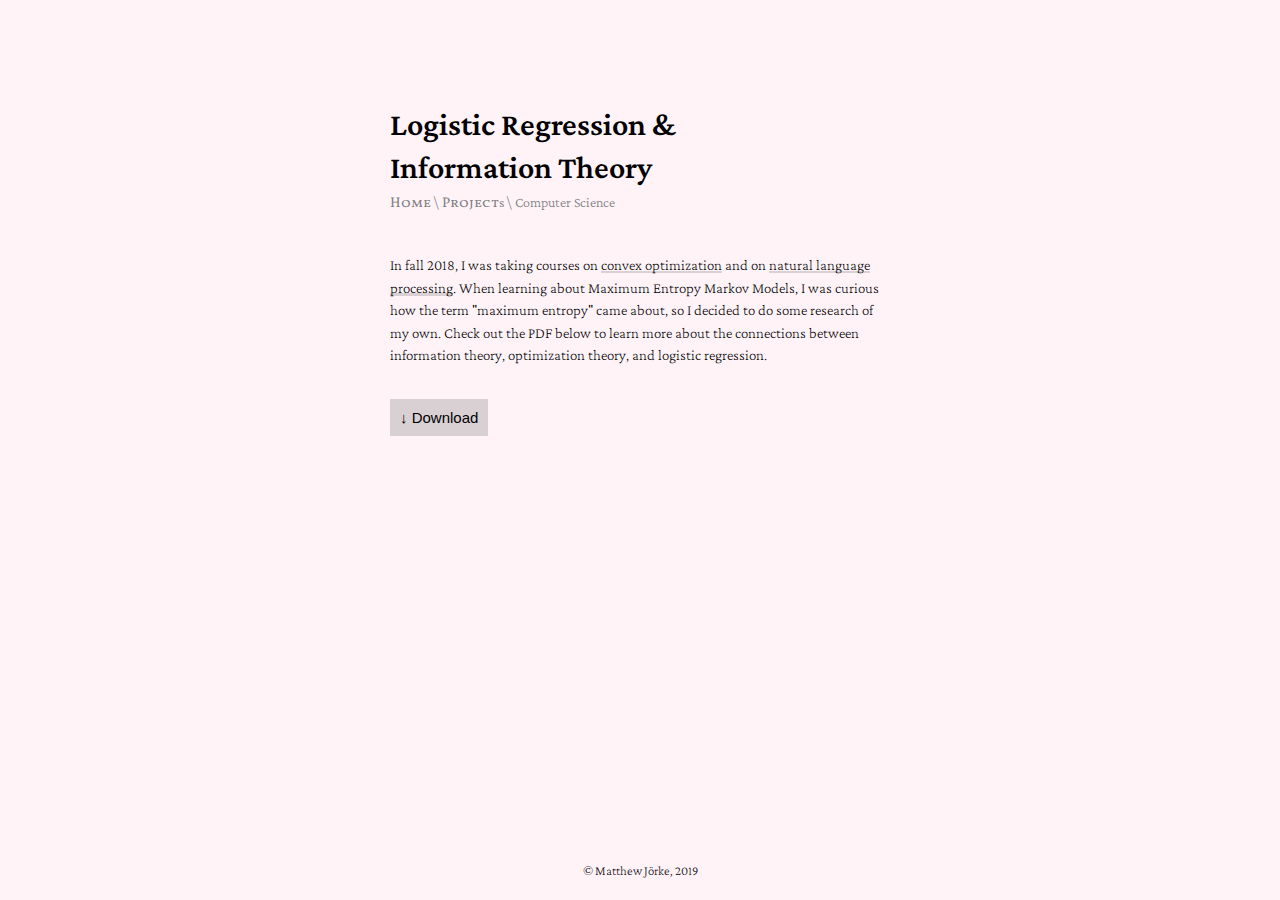
<file: logreg-info-theory.html>
<!DOCTYPE html>
<html lang="en">
<head>
	<meta charset='utf8'>
	<meta name="viewport" content="width=560, target-densitydpi=high-dpi" />
	<link rel="stylesheet" type="text/css" href="style.css">
	<title>Matthew Jörke – Logistic Regression & Information Theory</title>
	<link href="https://fonts.googleapis.com/css?family=IBM+Plex+Mono:300,300i&display=swap" rel="stylesheet">
	</script>
	<script type="text/javascript" 
			src="js/macy.min.js">
	</script>
	<script type="text/javascript" src='js/content.js' defer></script>
</head>
<body>

	<div class='row'>
		<div class='content text'>
			<div class='title'>
				<span class='sans'>
					Logistic Regression & 
				</span>
				<span class='sans' style="display: block; margin-top: -5px">
					Information Theory
				</span>
			</div>
		</div>
	</div>

	<div class='row pad40'>
		<div class='content text navbar'>
			<a href='index.html'>
				<span class='strange-light stretchable nav'>H<span class='var'>o</span>me</span>
			</a>
			\
			<a href='index.html#grid'>
				<span class='strange-light stretchable nav'>Pr<span class='var'>o</span>ject<span class='sans-light'>s</span></span>
			</a>
			\
			<span class='sans-light stretchable nav'>Computer Science</span>
		</div>
	</div>

	<div class='row pad40'>
		<div class='content text'>
			In fall 2018, I was taking courses on 
			<a class='bodyLink' href="https://people.eecs.berkeley.edu/~elghaoui/Teaching/EECS127/">convex optimization</a>
			and on 
			<a class='bodyLink' href="http://people.ischool.berkeley.edu/~dbamman/nlp18.html">natural language processing</a>. When learning about Maximum Entropy Markov Models, I was curious how the term "maximum entropy" came about, so I decided to do some research of my own. Check out the PDF below to learn more about the connections between information theory, optimization theory, and logistic regression. 
		</div>
	</div> 

	<div class='row pad'>
		<div class='content text'>
			<a href='files/logreg.pdf'>
				<span class='downloadBox'>
					↓ Download
				</span>
			</a>
		</div>
	</div> 

	<div class='row footer'>
		<div class='content text' id='attr'>
			© Matthew Jörke, 2019
		</div>
	</div>
</body>
</html>
</file>
<file: style.css>
/*
	VARIABLE FONT STUFF
*/

@font-face {
  font-family: "Satoshi";
  src: url("fonts/CrimsonPro.ttf") format("truetype");
}

@font-face {
  font-family: "Volkron";
  src: url("fonts/volkron.ttf") format("truetype");
}

@font-face {
  font-family: "VolkronItalic";
  src: url("fonts/volkronItalic.ttf") format("truetype");
}

@font-face {
  font-family: "Notoicon";
  src: url("fonts/Notoicon.ttf") format("truetype");
}


@font-face {
  font-family: "crimsonItalic";
  src: url("fonts/CrimsonItalic.ttf") format("truetype");
}

.monospace {
  font-family: "crimsonItalic";
  font-size: 16px;
  transition: all 1s cubic-bezier(0.25, 0.8, 0.25, 1);
}

#introText {
  font-weight: 300;
}

.building {
  border: 1px dashed #0098a2;
}

.thisauthor {
  font-weight: 600;
  color: rgba(0, 45, 19, 0.8);
}

.monospace:hover {
  font-family: "crimsonItalic";
  font-weight: 600;
  color: rgba(85, 0, 61, 0.8);
}

.strange {
  font-size: 32px;
  font-family: "Volkron", sans-serif;
  font-weight: 500;
  letter-spacing: 2px;
  line-height: 1;
  font-feature-settings: 'smcp';
}

.publication {
  padding-bottom: 15px;
}

.experience {
  padding-bottom: 15px;
}

.p {
  font-family: "Satoshi", sans-serif;
  font-size: 15px;
  font-weight: 100;
  line-height: 1.5;
}

.strange-light {
  font-size: 25px;
  font-family: "Volkron", sans-serif;
  font-weight: 300;
  line-height: 1;
  font-feature-settings: 'smcp';
}

.sans {
  font-family: "Satoshi", sans-serif;
  font-weight: 600;
}

.sans-light {
  font-family: "Satoshi", sans-serif;
  font-weight: 300;
}

.stretchable .var {
  font-variation-settings: "wdth" 0;
  transition: font-variation-settings 1s ease;
}

.stretched .var {
  font-variation-settings: "wdth" 880;
  transition: font-variation-settings 1s ease;
}

/*@supports (font-variation-settings: normal) {
  DO SOMETHING
}*/

html,
body {
  background-color: #fff3f8;
  margin: 0;
  padding: 0;
}

span {
  margin: 0;
  padding: 0;
}

a {
  color: inherit;
  text-decoration: inherit;
  margin: 0;
  padding: 0;
}

img {
  width: 100%;
  height: auto;
  vertical-align: middle;
}

strong {
  font-weight: 500 !important;
}

/* HOMEPAGE */

.row {
  min-width: 100vw;
  display: flex;
}

.pad10 {
  padding-bottom: 10px;
}

.pad5 {
  padding-bottom: 5px;
}


.pad20 {
  padding-bottom: 20px;
}

.pad40 {
  padding-bottom: 40px;
}

.pad60 {
  padding-bottom: 40px;
}

.content {
  align-items: stretch;
  margin-left: auto;
  margin-right: auto;
  padding: 0 30px;
}

.text {
  font-family: "Satoshi", sans-serif;
  font-size: 15px;
  font-weight: 100;
  line-height: 1.5;
  min-width: 500px;
  max-width: 500px;
}

.img {
  min-width: 500px;
  max-width: 800px;
}

.video {
  width: 100%;
  min-width: 500px;
  max-width: 800px;
}

.videoContainer {
  width: 100% !important;
  height: auto;
}

.section {
  font-size: 16px;
  font-family: "Volkron", sans-serif;
  font-weight: 300;
  line-height: 1;
  font-feature-settings: 'smcp';
}

/* .section:hover {
  background-image: linear-gradient(to right,
      rgba(39, 216, 113, 0.8) 0%,
      rgba(39, 216, 113, 0.8) 100%);
  background-position: 0px 1em;
  background-repeat: repeat-x;}  */

.title {
  font-size: 32px;
  margin-top: 100px;
}

.navbar {
  color: gray;
}

.nav {
  font-size: 14px;
  line-height: 1.5;
  margin: 0px;
}

a>.nav:hover {
  background-image: linear-gradient(to right,
      rgba(39, 216, 113, 0.8) 0%,
      rgba(39, 216, 113, 0.8) 100%);
  background-position: 0px 13px;
  background-repeat: repeat-x;
  /*background-size: 6px 5px;*/
  color: black;
}

a>.nav-aui:hover {
  background-image: linear-gradient(to right, #48ffa4 0%, #48ffa4 100%);
  background-position: 0px 13px;
  background-repeat: repeat-x;
  /*background-size: 6px 5px;*/
  color: black;
}

.subtitle {
  font-size: 24px;
  margin-top: 20px;
}

hr {
  border: 1px solid #48ffa4;
}

/*#firstRow {
	margin-top: 100px;
}
*/

.has-dropicon:first-letter {
  font-family: "Notoicon", Arial, Helvetica, sans-serif;
  float: left;
  font-size: 2.5rem;
  line-height: 0.8;
  margin: 0.1em 0.1em 0.2em 0;
}

.has-dropcap:first-letter {
  font-family: "Volkron", Arial, Helvetica, sans-serif;
  color: rgba(85, 0, 61, 0.8);
  float: left;
  font-weight: 100;
  font-size: 4.2rem;
  line-height: 0.65;
  margin: 0.25em 0.1em 0 0;
}


/* style for stong tag */

strong {
  font-weight: 500 !important;
  /* font-weight: 200; */
}

.grid {
  margin-top: 4px;
  min-width: 1000px;
  max-width: 1000px;
}

#attr {
  font-size: 13px;
  text-align: center;
  margin-bottom: 20px;
}

.turbolinks-progress-bar {
  height: 3px;
  background-color: yellow;
}

.bracketLink>a {
  font-family: "IBM Plex Mono", monospace;
  font-size: 12px;
  font-style: italic;
  font-weight: 1000;
  color: hsl(149, 91%, 22%);
  margin: 0;
  padding: 0;
  transition: padding ease 0.5s;
}

.bracketLink>a:hover {
  font-style: italic;
  font-weight: 1000;
  padding: 0 5px;
}

.bracketLink::before {
  content: "[";
  color: black;
  font-weight: 400;
  font-size: 12px;
  font-family: "IBM Plex Mono";
}

.bracketLink::after {
  content: "]";
  color: black;
  font-weight: 400;
  font-size: 12px;
  font-family: "IBM Plex Mono";
}

.bodyLink {
  background-image: linear-gradient(to right,
      rgba(128, 128, 128, 0.3) 80%,
      rgba(128, 128, 128, 0.3) 100%);
  background-position: 0 0.9em;
  background-repeat: repeat-x;
  /*background-size: 4px 5px;*/
  transition: all 1s cubic-bezier(0.25, 0.8, 0.25, 1);
}

.bodyLink:hover {
  font-weight: 700;
  color: rgba(85, 0, 61, 0.8);
  background-image: linear-gradient(to right,
      rgba(85, 0, 61, 0.8) 80%,
      rgba(85, 0, 61, 0.8) 100%);
  background-position: 0 0.97em;
  background-repeat: repeat-x;
  background-size: 4px 5px;
}

.pubLink {
  font-weight: 500;
  background-image: linear-gradient(to right,
      rgba(128, 128, 128, 0.3) 80%,
      rgba(128, 128, 128, 0.3) 100%);
  background-position: 0 0.9em;
  background-repeat: repeat-x;
  /*background-size: 4px 5px;*/
  transition: all 1s cubic-bezier(0.25, 0.8, 0.25, 1);
}

.pubLink:hover {
  font-weight: 600;
  color: rgba(85, 0, 61, 0.8);
  background-image: linear-gradient(to right,
      rgba(85, 0, 61, 0.8) 80%,
      rgba(85, 0, 61, 0.8) 100%);
  background-position: 0 0.97em;
  background-repeat: repeat-x;
  background-size: 4px 5px;
}

.auiLink {
  background-image: linear-gradient(to right,
      rgba(128, 128, 128, 0.3) 50%,
      rgba(128, 128, 128, 0.3) 100%);
  background-position: 0 0.9em;
  background-repeat: repeat-x;
  /*background-size: 4px 5px;*/
}

.auiLink:hover {
  background-image: linear-gradient(to right, #48ffa4 0%, #48ffa4 100%);
  background-position: 0 0.9em;
  background-repeat: repeat-x;
  /*background-size: 4px 5px;*/
}

/*.bodyLinkDotted {
	background-image: linear-gradient(to right, black 33%, rgba(255,255,255,0) 0%);
	background-position: bottom;
	background-size: 4px 1px;
	background-repeat: repeat-x;
}*/

em {
  font-family: "crimsonItalic", serif;
}

.gridItem {
  display: flex;
  align-items: center;
  /* Aligns items vertically in the center */
  justify-content: start;
  margin-bottom: 10px;
  /* Aligns items to the start of the container */
  /* border dashed */
  border: 1px solid rgba(128, 128, 128, 0.3);
  /*  border-color: rgba(85, 0, 61, 0.8) 50%; */

  /* dashes are 5px and spaces are 5px */
  /* border-image: repeating-linear-gradient(0deg,
      black,
      black 5px,
      transparent 5px,
      transparent 10px) 0 2 0 2,
    repeating-linear-gradient(90deg,
      black,
      black 5px,
      transparent 5px,
      transparent 10px) 2 0 2 0; */

  /*  */
  /* border-image: repeating-linear-gradient(45deg, black, black 5px, transparent 5px, transparent 10px) 0 0 0 2; */

  filter: grayscale(100%);
  transition: all 1s cubic-bezier(0.25, 0.8, 0.25, 1);
}

.gridItem:hover {
  /* box-shadow: 0 3px 6px rgba(0, 0, 0, 0.16), 0 3px 6px rgba(0, 0, 0, 0.23); */
  border: 2px solid rgba(85, 0, 61, 0.8);
  /* border-color: rgba(85, 0, 61, 0.8) 50%; */
  /* dashes are 5px and spaces are 5px */
  /* border-image: repeating-linear-gradient(0deg,
      black,
      black 10px,
      transparent 10px,
      transparent 20px) 0 2 0 2,
    repeating-linear-gradient(90deg,
      black,
      black 10px,
      transparent 10px,
      transparent 20px) 2 0 2 0; */
  filter: grayscale(0%);
  opacity: 1;
  transform: scale(1.02);
}

.gridLabel {
  padding: 10px;
  /*margin-bottom: 10px;*/
}

.gridTitle {
  font-size: 15px;
  font-family: "Volkron", sans-serif;
  font-weight: 100;
  line-height: 1.3;
  font-feature-settings: 'smcp';
}

.gridImage {
  width: 17%;
  /* Adjust as needed */
  height: 100%;
  /* Maintain aspect ratio */
}

.gridSubtitle {
  font-size: 15px;
  font-family: "Satoshi", sans-serif;
  color: rgba(85, 0, 61, 1);
}

.tileBackground {
  opacity: 0.75;
  transition: opacity 1s cubic-bezier(0.25, 0.8, 0.25, 1);
}

.projectImage {
  max-width: 100%;
  border: 1px solid rgba(85, 0, 61, 1);
}

.projectHeaderImage {
  margin-bottom: 20px;
}

.tileBackground:hover {
  opacity: 1;
  filter: grayscale(0%);
}

ul,
ol {
  padding-inline-start: 20px;
  margin-block-start: 5px;
}

blockquote {
  padding-left: 10px;
  margin-left: 0;
  border-left: 4px solid rgba(128, 128, 128, 0.3);
}

.footer {
  position: absolute;
  bottom: 0;
}

.downloadBox {
  background-color: rgba(128, 128, 128, 0.3);
  padding: 10px;
  color: black;
  font-family: "Bandeins Sans Variable", sans-serif;
  font-variation-settings: "wght" 400;
  margin-right: 10px;
}

.downloadBox:hover {
  background-color: yellow;
}

.caption {
  font-family: "Bandeins Sans Variable", sans-serif;
  font-size: 14px;
  text-align: center;
  padding-top: 5px;
}

.caption-big {
  font-family: "Bandeins Sans Variable", sans-serif;
  font-size: 16px;
  text-align: center;
  padding-top: 5px;
}

.caption-small {
  font-family: "Bandeins Sans Variable", sans-serif;
  font-size: 12px;
  padding-top: 5px;
}

.project {
  width: 500px;
  display: flex;
}

.project>.indicator {
  width: 200px;
  height: 200px;
  filter: grayscale(100%);
  margin-right: 20px;
}

.project>.indicator:hover {
  filter: grayscale(0%);
}

.projectText {
  font-family: "Bandeins Sans Variable", sans-serif;
  font-weight: 1;
  font-size: 15px;
  line-height: 1.5;
}
</file>
